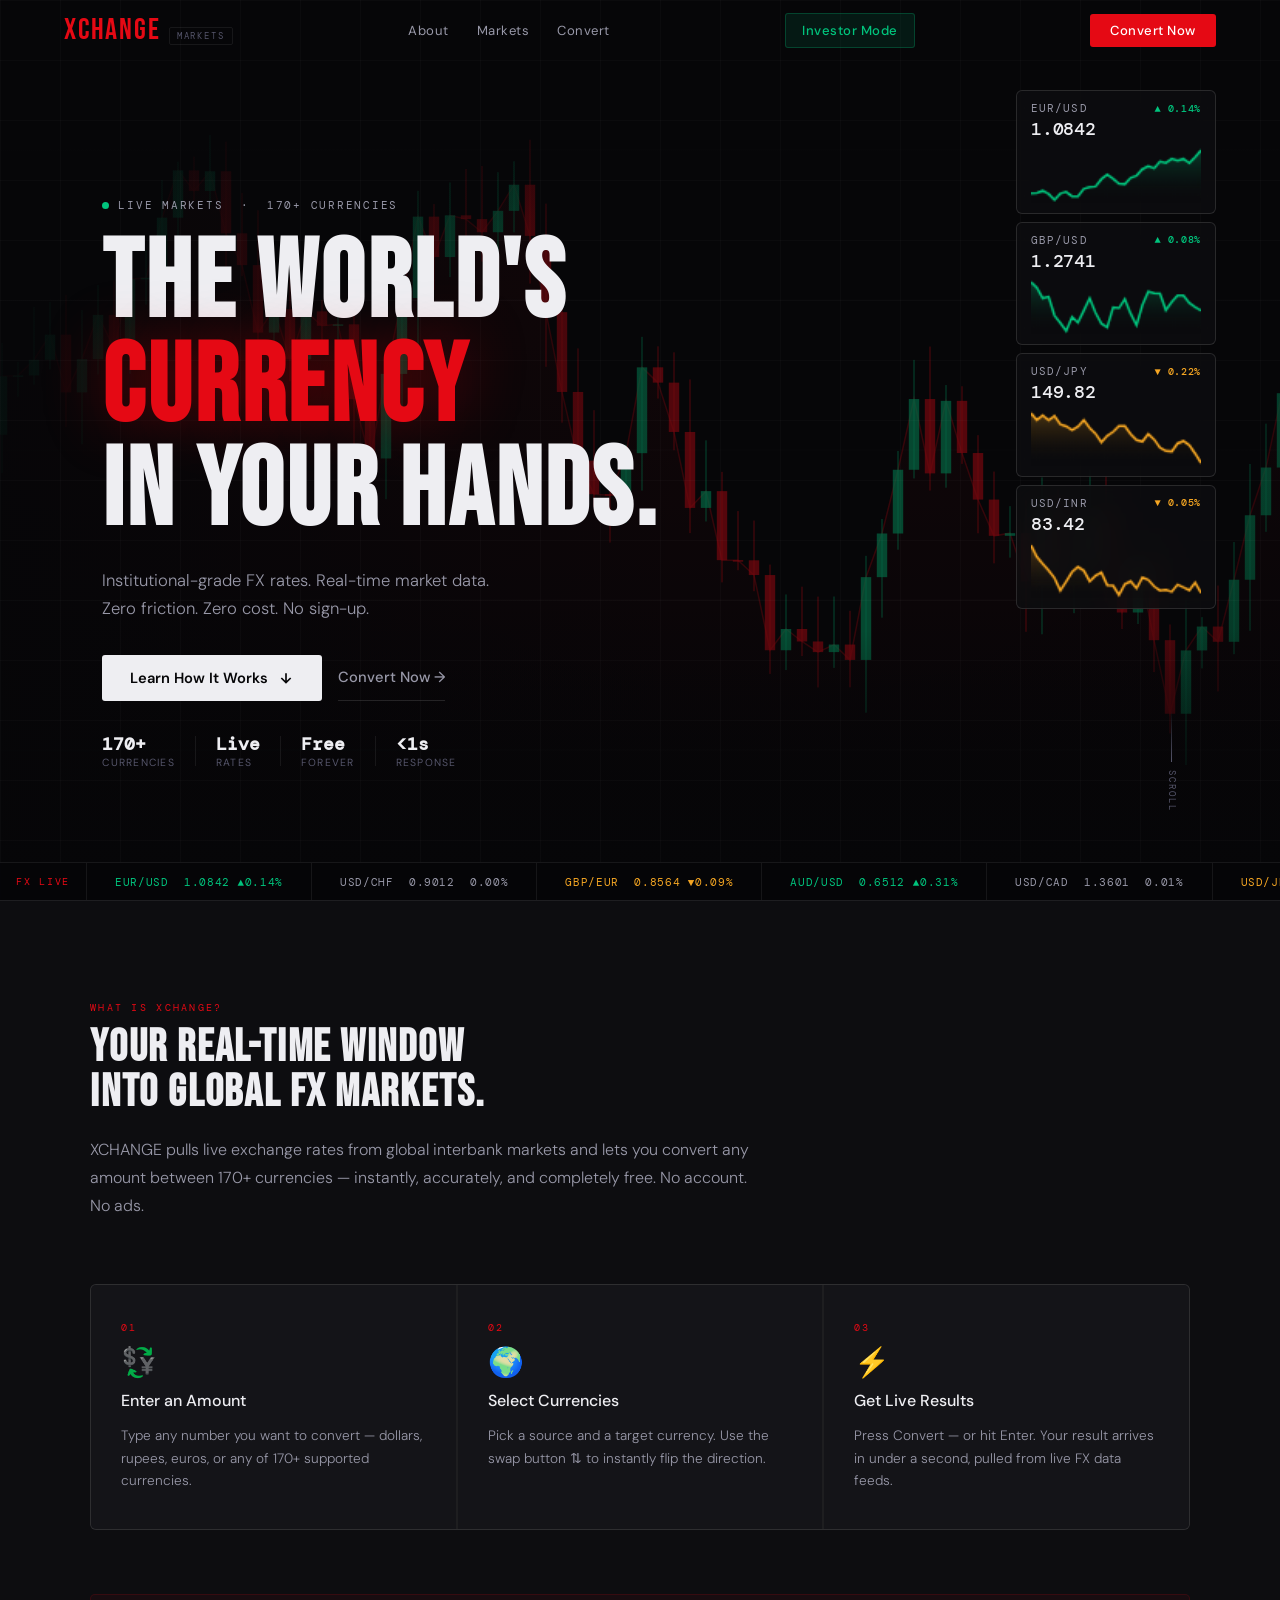
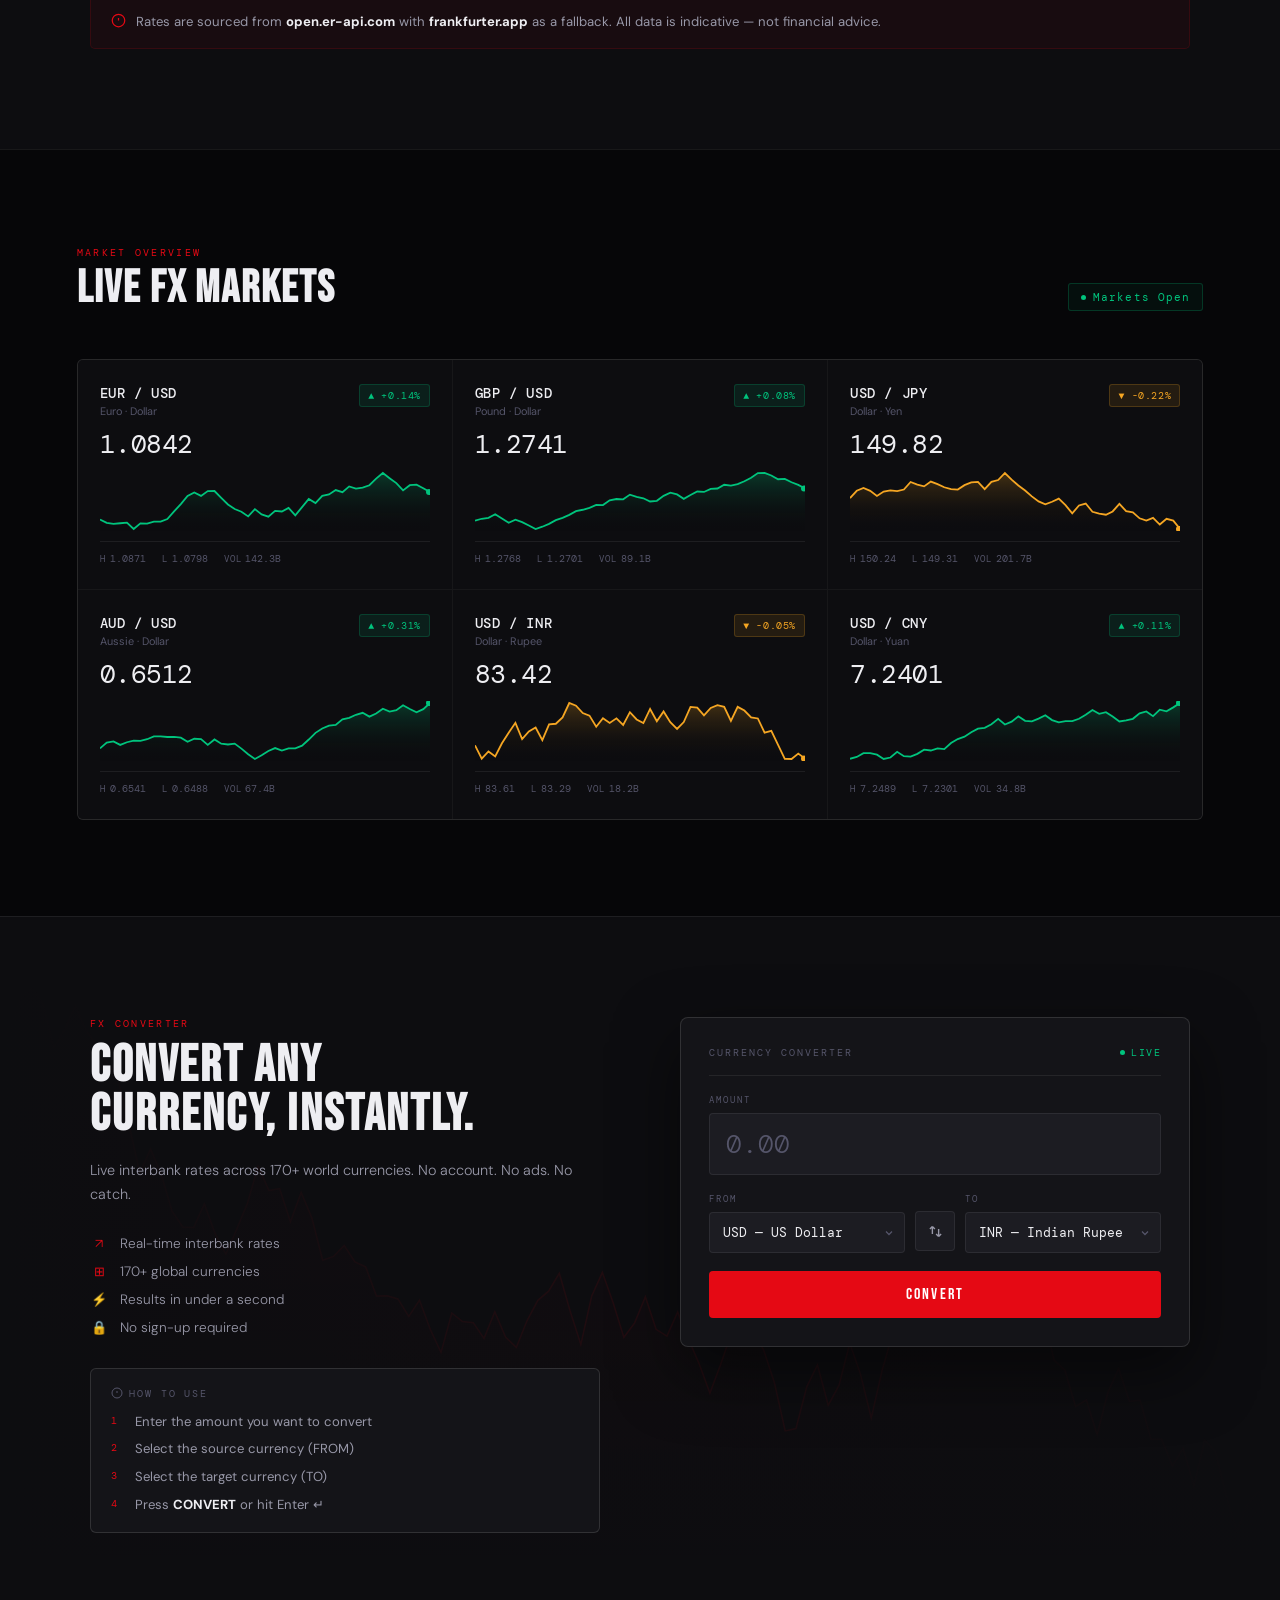
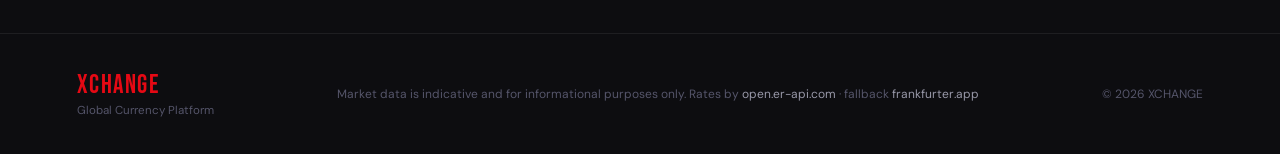
<file: index.html>
<!DOCTYPE html>
<html lang="en">
<head>
  <meta charset="UTF-8" />
  <meta name="viewport" content="width=device-width, initial-scale=1.0" />
  <title>XCHANGE — Global Currency Platform</title>
  <link rel="stylesheet" href="style.css" />
  <link href="https://fonts.googleapis.com/css2?family=Bebas+Neue&family=DM+Sans:ital,wght@0,300;0,400;0,500;0,600;1,300&family=DM+Mono:wght@300;400;500&display=swap" rel="stylesheet" />
</head>
<body>

  <nav class="navbar" id="navbar">
    <div class="nav-inner">
      <div class="nav-brand">
        <span class="nav-logo">XCHANGE</span>
        <span class="nav-tag">MARKETS</span>
      </div>
      <div class="nav-links">
        <a href="#about" class="nav-link scroll-link">About</a>
        <a href="#markets" class="nav-link scroll-link">Markets</a>
        <a href="#converter" class="nav-link scroll-link">Convert</a>
      </div>
      <a href="investor.html" class="nav-investor">Investor Mode</a>
      <a href="#converter" class="nav-cta scroll-link">Convert Now</a>
    </div>
  </nav>

  <section class="hero" id="hero">
    <canvas id="bgChart"></canvas>
    <div class="hero-overlay"></div>
    <div class="hero-grid-lines"></div>

    <div class="hero-hud">
      <div class="hud-card">
        <div class="hud-top"><span class="hud-pair">EUR/USD</span><span class="hud-change up">▲ 0.14%</span></div>
        <span class="hud-price" id="hudP1">1.0842</span>
        <canvas class="hud-spark" id="spark1" width="110" height="36"></canvas>
      </div>
      <div class="hud-card">
        <div class="hud-top"><span class="hud-pair">GBP/USD</span><span class="hud-change up">▲ 0.08%</span></div>
        <span class="hud-price" id="hudP2">1.2741</span>
        <canvas class="hud-spark" id="spark2" width="110" height="36"></canvas>
      </div>
      <div class="hud-card">
        <div class="hud-top"><span class="hud-pair">USD/JPY</span><span class="hud-change down">▼ 0.22%</span></div>
        <span class="hud-price" id="hudP3">149.82</span>
        <canvas class="hud-spark" id="spark3" width="110" height="36"></canvas>
      </div>
      <div class="hud-card">
        <div class="hud-top"><span class="hud-pair">USD/INR</span><span class="hud-change down">▼ 0.05%</span></div>
        <span class="hud-price" id="hudP4">83.42</span>
        <canvas class="hud-spark" id="spark4" width="110" height="36"></canvas>
      </div>
    </div>

    <div class="hero-content">
      <div class="hero-badge"><span class="live-dot"></span>LIVE MARKETS &nbsp;·&nbsp; 170+ CURRENCIES</div>
      <h1 class="hero-title">
        <span class="ht-line" style="--d:0.18s">THE WORLD'S</span>
        <span class="ht-line red-line" style="--d:0.34s">CURRENCY</span>
        <span class="ht-line" style="--d:0.50s">IN YOUR HANDS.</span>
      </h1>
      <p class="hero-body">Institutional-grade FX rates. Real-time market data.<br/>Zero friction. Zero cost. No sign-up.</p>
      <div class="hero-ctas">
        <a href="#about" class="btn-hero scroll-link">
          Learn How It Works
          <svg width="16" height="16" viewBox="0 0 24 24" fill="none" stroke="currentColor" stroke-width="2.5"><path d="M12 5v14M5 12l7 7 7-7"/></svg>
        </a>
        <a href="#converter" class="btn-hero-ghost scroll-link">Convert Now →</a>
      </div>
      <div class="hero-stats">
        <div class="hs"><strong>170+</strong><span>Currencies</span></div>
        <div class="hs-div"></div>
        <div class="hs"><strong>Live</strong><span>Rates</span></div>
        <div class="hs-div"></div>
        <div class="hs"><strong>Free</strong><span>Forever</span></div>
        <div class="hs-div"></div>
        <div class="hs"><strong>&lt;1s</strong><span>Response</span></div>
      </div>
    </div>

    <div class="scroll-cue"><div class="sc-line"></div><span>SCROLL</span></div>

    <div class="ticker-bar">
      <div class="ticker-label">FX LIVE</div>
      <div class="ticker-track">
        <div class="ticker-inner">
          <span class="ti up">EUR/USD &nbsp;1.0842 ▲0.14%</span>
          <span class="ti">USD/CHF &nbsp;0.9012 &nbsp;0.00%</span>
          <span class="ti down">GBP/EUR &nbsp;0.8564 ▼0.09%</span>
          <span class="ti up">AUD/USD &nbsp;0.6512 ▲0.31%</span>
          <span class="ti">USD/CAD &nbsp;1.3601 &nbsp;0.01%</span>
          <span class="ti down">USD/JPY &nbsp;149.82 ▼0.22%</span>
          <span class="ti up">USD/SGD &nbsp;1.3481 ▲0.07%</span>
          <span class="ti">NZD/USD &nbsp;0.5988 &nbsp;0.00%</span>
          <span class="ti down">USD/INR &nbsp;83.42 ▼0.05%</span>
          <span class="ti up">USD/CNY &nbsp;7.2401 ▲0.11%</span>
          <span class="ti">CHF/JPY &nbsp;166.22 &nbsp;0.02%</span>
          <span class="ti up">EUR/GBP &nbsp;0.8721 ▲0.03%</span>
          <span class="ti up">EUR/USD &nbsp;1.0842 ▲0.14%</span>
          <span class="ti">USD/CHF &nbsp;0.9012 &nbsp;0.00%</span>
          <span class="ti down">GBP/EUR &nbsp;0.8564 ▼0.09%</span>
          <span class="ti up">AUD/USD &nbsp;0.6512 ▲0.31%</span>
          <span class="ti">USD/CAD &nbsp;1.3601 &nbsp;0.01%</span>
          <span class="ti down">USD/JPY &nbsp;149.82 ▼0.22%</span>
        </div>
      </div>
    </div>
  </section>

  <section class="about-section" id="about">
    <div class="about-inner">
      <div class="about-intro" data-reveal>
        <span class="section-eyebrow">WHAT IS XCHANGE?</span>
        <h2 class="section-title">Your real-time window<br/>into global FX markets.</h2>
        <p class="about-lead">XCHANGE pulls live exchange rates from global interbank markets and lets you convert any amount between 170+ currencies — instantly, accurately, and completely free. No account. No ads.</p>
      </div>

      <div class="steps-grid">
        <div class="step-card" data-reveal data-delay="0">
          <div class="step-num">01</div>
          <div class="step-icon">💱</div>
          <h3>Enter an Amount</h3>
          <p>Type any number you want to convert — dollars, rupees, euros, or any of 170+ supported currencies.</p>
        </div>
        <div class="step-card" data-reveal data-delay="100">
          <div class="step-num">02</div>
          <div class="step-icon">🌍</div>
          <h3>Select Currencies</h3>
          <p>Pick a source and a target currency. Use the swap button ⇅ to instantly flip the direction.</p>
        </div>
        <div class="step-card" data-reveal data-delay="200">
          <div class="step-num">03</div>
          <div class="step-icon">⚡</div>
          <h3>Get Live Results</h3>
          <p>Press Convert — or hit Enter. Your result arrives in under a second, pulled from live FX data feeds.</p>
        </div>
      </div>

      <div class="about-notice" data-reveal>
        <svg width="15" height="15" viewBox="0 0 24 24" fill="none" stroke="currentColor" stroke-width="2"><circle cx="12" cy="12" r="10"/><line x1="12" y1="8" x2="12" y2="12"/><line x1="12" y1="16" x2="12.01" y2="16"/></svg>
        <span>Rates are sourced from <strong>open.er-api.com</strong> with <strong>frankfurter.app</strong> as a fallback. All data is indicative — not financial advice.</span>
      </div>
    </div>
  </section>

  <section class="markets-section" id="markets">
    <div class="markets-inner">
      <div class="section-head" data-reveal>
        <div>
          <span class="section-eyebrow">MARKET OVERVIEW</span>
          <h2 class="section-title">Live FX Markets</h2>
        </div>
        <div class="market-status"><span class="live-dot sm"></span>Markets Open</div>
      </div>
      <div class="market-grid">
        <div class="market-card" data-reveal data-delay="0">
          <div class="mc-header">
            <div class="mc-pair-info"><span class="mc-pair">EUR / USD</span><span class="mc-name">Euro · Dollar</span></div>
            <span class="mc-badge up-badge">▲ +0.14%</span>
          </div>
          <span class="mc-price" id="mc-eur">1.0842</span>
          <canvas class="mc-chart" id="chart-eur" width="260" height="60"></canvas>
          <div class="mc-footer">
            <span class="mcf-item"><label>H</label>1.0871</span>
            <span class="mcf-item"><label>L</label>1.0798</span>
            <span class="mcf-item"><label>VOL</label>142.3B</span>
          </div>
        </div>
        <div class="market-card" data-reveal data-delay="80">
          <div class="mc-header">
            <div class="mc-pair-info"><span class="mc-pair">GBP / USD</span><span class="mc-name">Pound · Dollar</span></div>
            <span class="mc-badge up-badge">▲ +0.08%</span>
          </div>
          <span class="mc-price" id="mc-gbp">1.2741</span>
          <canvas class="mc-chart" id="chart-gbp" width="260" height="60"></canvas>
          <div class="mc-footer">
            <span class="mcf-item"><label>H</label>1.2768</span>
            <span class="mcf-item"><label>L</label>1.2701</span>
            <span class="mcf-item"><label>VOL</label>89.1B</span>
          </div>
        </div>
        <div class="market-card" data-reveal data-delay="160">
          <div class="mc-header">
            <div class="mc-pair-info"><span class="mc-pair">USD / JPY</span><span class="mc-name">Dollar · Yen</span></div>
            <span class="mc-badge down-badge">▼ -0.22%</span>
          </div>
          <span class="mc-price" id="mc-jpy">149.82</span>
          <canvas class="mc-chart" id="chart-jpy" width="260" height="60"></canvas>
          <div class="mc-footer">
            <span class="mcf-item"><label>H</label>150.24</span>
            <span class="mcf-item"><label>L</label>149.31</span>
            <span class="mcf-item"><label>VOL</label>201.7B</span>
          </div>
        </div>
        <div class="market-card" data-reveal data-delay="240">
          <div class="mc-header">
            <div class="mc-pair-info"><span class="mc-pair">AUD / USD</span><span class="mc-name">Aussie · Dollar</span></div>
            <span class="mc-badge up-badge">▲ +0.31%</span>
          </div>
          <span class="mc-price" id="mc-aud">0.6512</span>
          <canvas class="mc-chart" id="chart-aud" width="260" height="60"></canvas>
          <div class="mc-footer">
            <span class="mcf-item"><label>H</label>0.6541</span>
            <span class="mcf-item"><label>L</label>0.6488</span>
            <span class="mcf-item"><label>VOL</label>67.4B</span>
          </div>
        </div>
        <div class="market-card" data-reveal data-delay="320">
          <div class="mc-header">
            <div class="mc-pair-info"><span class="mc-pair">USD / INR</span><span class="mc-name">Dollar · Rupee</span></div>
            <span class="mc-badge down-badge">▼ -0.05%</span>
          </div>
          <span class="mc-price" id="mc-inr">83.42</span>
          <canvas class="mc-chart" id="chart-inr" width="260" height="60"></canvas>
          <div class="mc-footer">
            <span class="mcf-item"><label>H</label>83.61</span>
            <span class="mcf-item"><label>L</label>83.29</span>
            <span class="mcf-item"><label>VOL</label>18.2B</span>
          </div>
        </div>
        <div class="market-card" data-reveal data-delay="400">
          <div class="mc-header">
            <div class="mc-pair-info"><span class="mc-pair">USD / CNY</span><span class="mc-name">Dollar · Yuan</span></div>
            <span class="mc-badge up-badge">▲ +0.11%</span>
          </div>
          <span class="mc-price" id="mc-cny">7.2401</span>
          <canvas class="mc-chart" id="chart-cny" width="260" height="60"></canvas>
          <div class="mc-footer">
            <span class="mcf-item"><label>H</label>7.2489</span>
            <span class="mcf-item"><label>L</label>7.2301</span>
            <span class="mcf-item"><label>VOL</label>34.8B</span>
          </div>
        </div>
      </div>
    </div>
  </section>

  <section class="converter-section" id="converter">
    <canvas id="convBgCanvas" class="conv-bg-canvas"></canvas>
    <div class="conv-bg-overlay"></div>
    <div class="converter-inner">
      <div class="conv-left" data-reveal>
        <span class="section-eyebrow">FX CONVERTER</span>
        <h2 class="conv-title">Convert Any<br/>Currency, Instantly.</h2>
        <p class="conv-desc">Live interbank rates across 170+ world currencies. No account. No ads. No catch.</p>
        <div class="conv-features">
          <div class="cf-item"><span class="cf-icon">↗</span>Real-time interbank rates</div>
          <div class="cf-item"><span class="cf-icon">⊞</span>170+ global currencies</div>
          <div class="cf-item"><span class="cf-icon">⚡</span>Results in under a second</div>
          <div class="cf-item"><span class="cf-icon">🔒</span>No sign-up required</div>
        </div>
        <div class="conv-tip">
          <div class="tip-label">
            <svg width="12" height="12" viewBox="0 0 24 24" fill="none" stroke="currentColor" stroke-width="2"><circle cx="12" cy="12" r="10"/><line x1="12" y1="8" x2="12" y2="12"/><line x1="12" y1="16" x2="12.01" y2="16"/></svg>
            HOW TO USE
          </div>
          <ol class="tip-steps">
            <li>Enter the amount you want to convert</li>
            <li>Select the source currency (FROM)</li>
            <li>Select the target currency (TO)</li>
            <li>Press <strong>CONVERT</strong> or hit Enter ↵</li>
          </ol>
        </div>
      </div>
      <div class="conv-right" data-reveal data-delay="120">
        <div class="converter-card">
          <div class="cc-topbar">
            <span class="cc-label">CURRENCY CONVERTER</span>
            <span class="cc-live"><span class="live-dot sm"></span>LIVE</span>
          </div>
          <div class="field-group">
            <label class="field-label">AMOUNT</label>
            <input type="number" id="amount" class="amount-input" placeholder="0.00" min="0" step="any" />
          </div>
          <div class="currency-row">
            <div class="field-group half">
              <label class="field-label">FROM</label>
              <div class="select-wrap">
                <select id="fromCurrency" class="currency-select"></select>
                <svg class="sel-arrow" width="12" height="12" viewBox="0 0 24 24" fill="none" stroke="currentColor" stroke-width="2.5"><polyline points="6 9 12 15 18 9"/></svg>
              </div>
            </div>
            <button class="swap-btn" id="swapBtn" aria-label="Swap currencies">
              <svg width="15" height="15" viewBox="0 0 24 24" fill="none" stroke="currentColor" stroke-width="2.2"><path d="M7 16V4m0 0L3 8m4-4 4 4"/><path d="M17 8v12m0 0 4-4m-4 4-4-4"/></svg>
            </button>
            <div class="field-group half">
              <label class="field-label">TO</label>
              <div class="select-wrap">
                <select id="toCurrency" class="currency-select"></select>
                <svg class="sel-arrow" width="12" height="12" viewBox="0 0 24 24" fill="none" stroke="currentColor" stroke-width="2.5"><polyline points="6 9 12 15 18 9"/></svg>
              </div>
            </div>
          </div>
          <button class="convert-btn" id="convertBtn">
            <span class="btn-text">CONVERT</span>
            <span class="btn-loader" id="btnLoader"></span>
          </button>
          <div class="result-panel" id="resultPanel">
            <div class="rp-from" id="resultLabel"></div>
            <svg class="rp-arrow" width="18" height="18" viewBox="0 0 24 24" fill="none" stroke="currentColor" stroke-width="2"><line x1="5" y1="12" x2="19" y2="12"/><polyline points="12 5 19 12 12 19"/></svg>
            <div class="rp-to" id="resultValue"></div>
            <div class="rp-rate" id="rateInfo"></div>
          </div>
          <div class="error-panel" id="errorPanel"></div>
        </div>
      </div>
    </div>
  </section>

  <footer class="site-footer">
    <div class="footer-inner">
      <div class="footer-brand">
        <span class="footer-logo">XCHANGE</span>
        <p class="footer-tagline">Global Currency Platform</p>
      </div>
      <p class="footer-disc">Market data is indicative and for informational purposes only. Rates by <a href="https://open.er-api.com" target="_blank" rel="noopener">open.er-api.com</a> · fallback <a href="https://frankfurter.app" target="_blank" rel="noopener">frankfurter.app</a></p>
      <p class="footer-copy">© 2026 XCHANGE</p>
    </div>
  </footer>

  <script src="currencies.js"></script>
  <script src="app.js"></script>
</body>
</html>
</file>
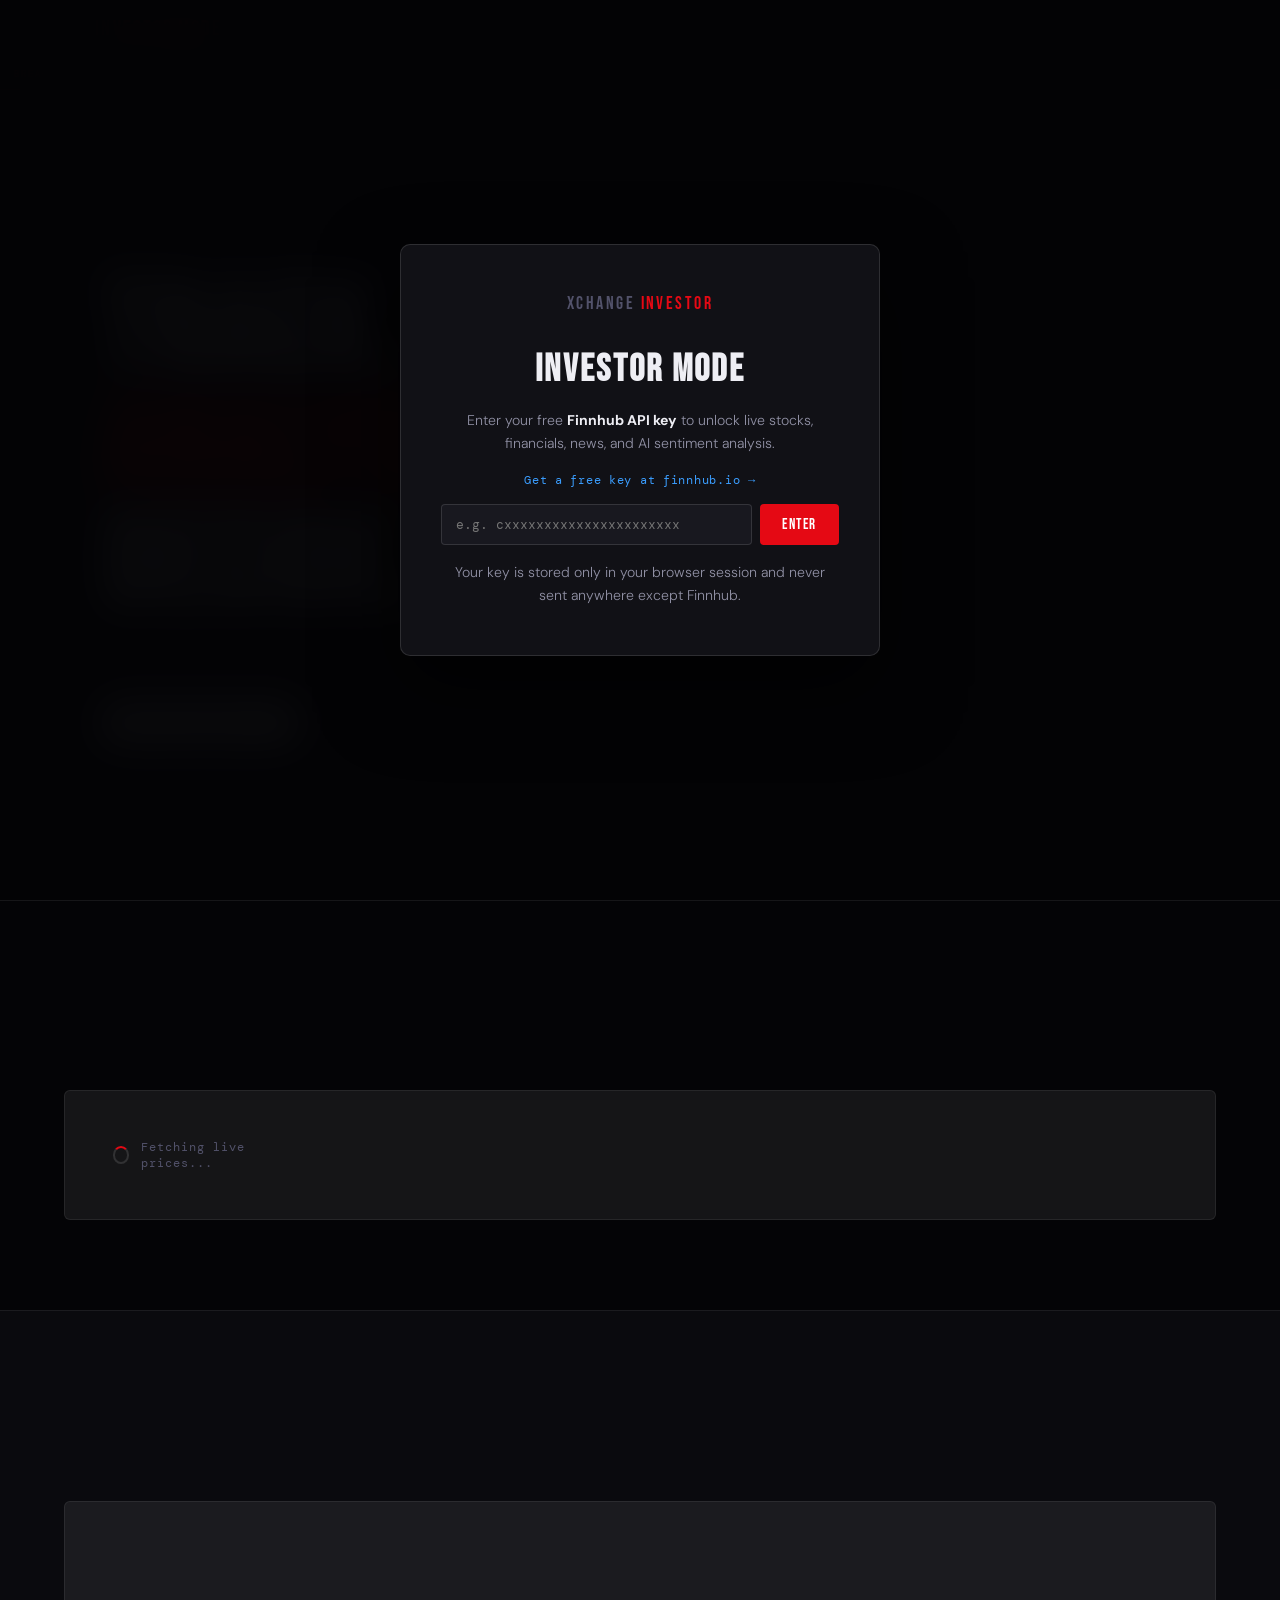
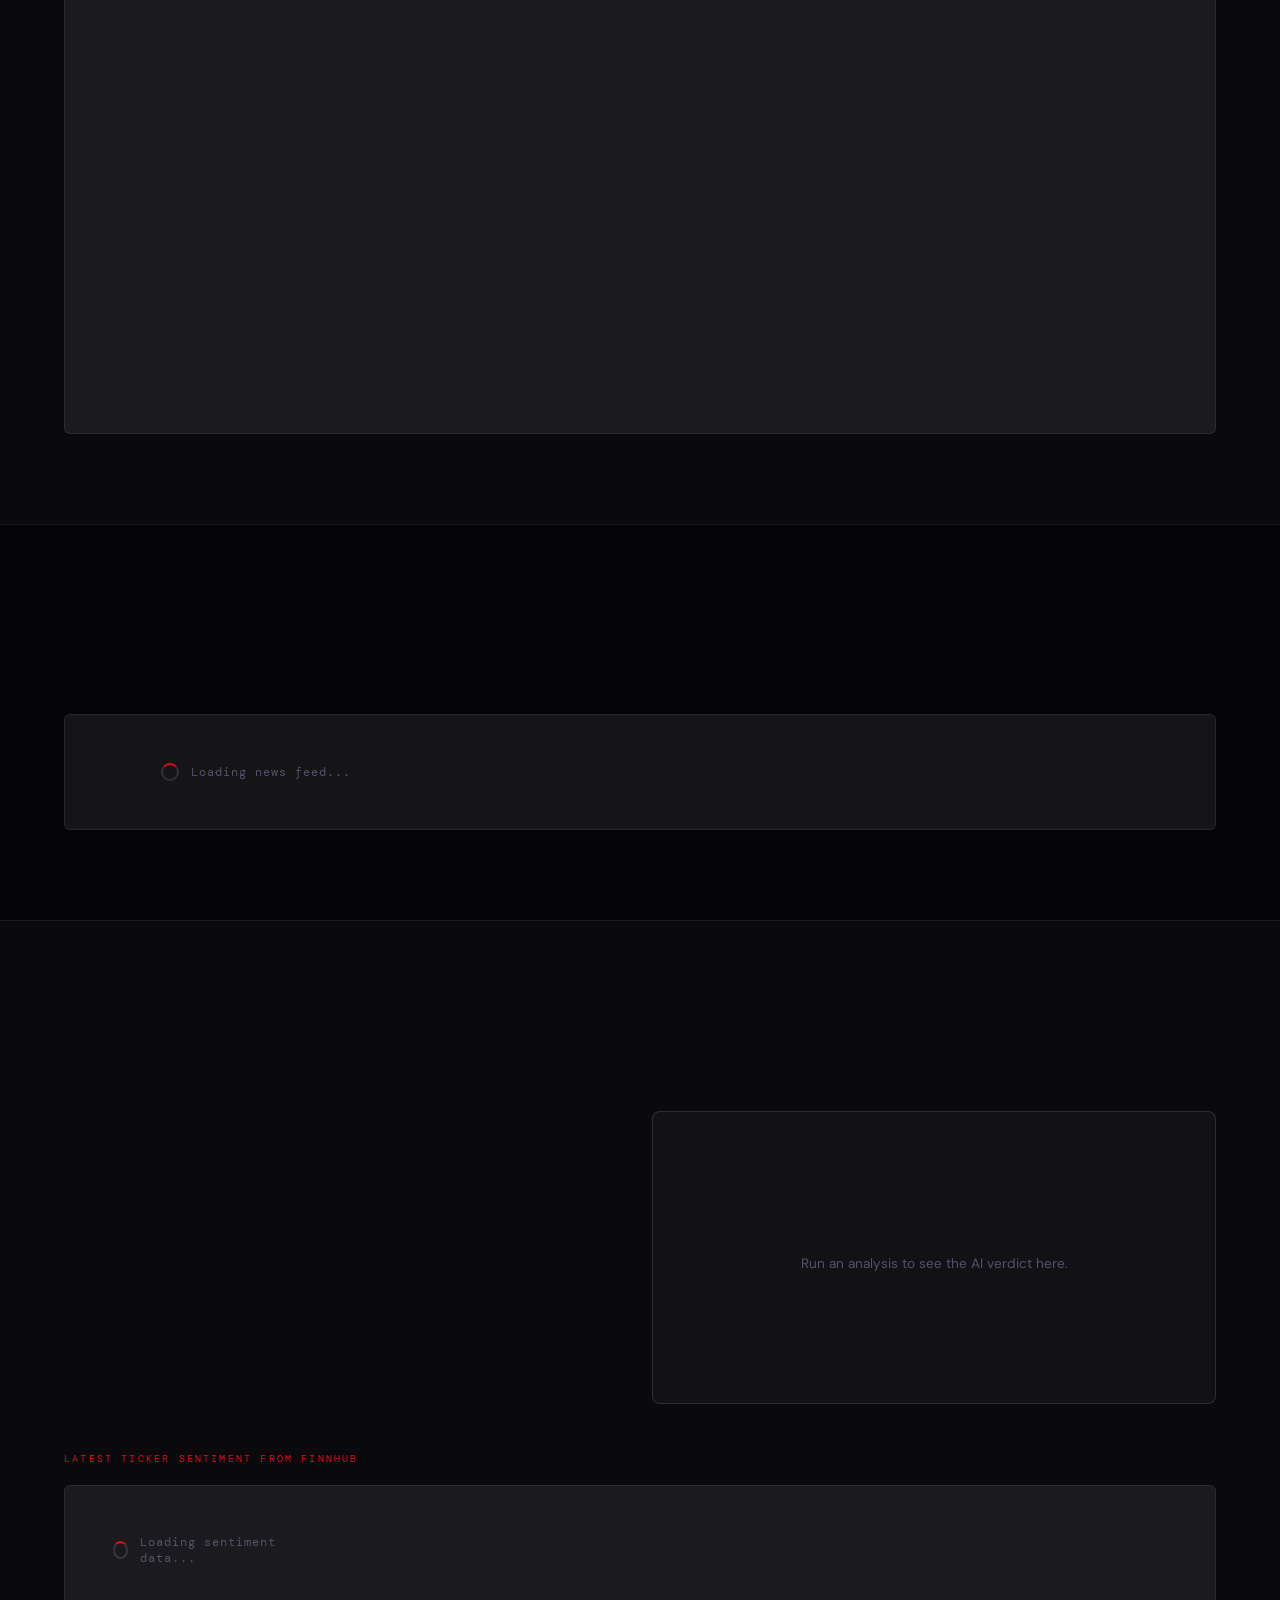
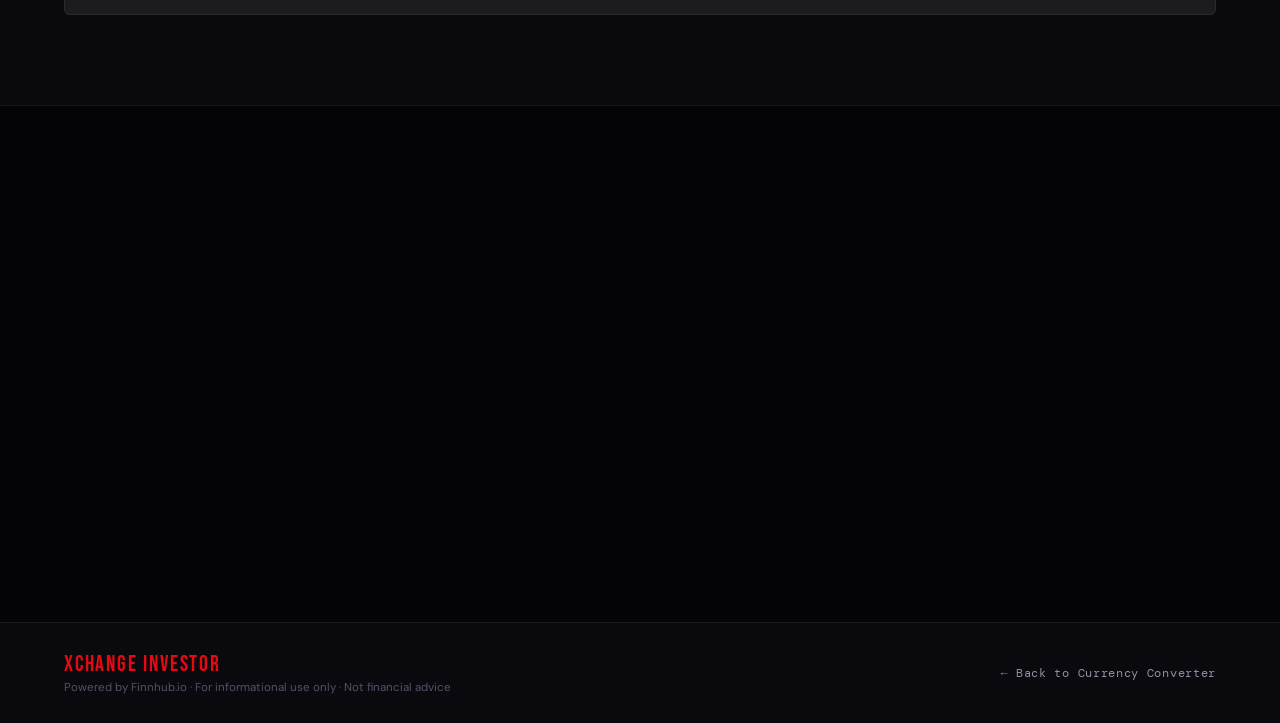
<file: investor.html>
<html>
<html lang="en">
<head>
  <meta charset="UTF-8" />
  <meta name="viewport" content="width=device-width, initial-scale=1.0" />
  <title>XCHANGE — Investor Mode</title>
  <link rel="stylesheet" href="investor.css" />
  <link href="https://fonts.googleapis.com/css2?family=Bebas+Neue&family=DM+Sans:wght@300;400;500;600&family=DM+Mono:wght@300;400;500&display=swap" rel="stylesheet" />
</head>
<body>

  <div class="api-gate" id="apiGate">
    <div class="gate-card">
      <div class="gate-logo">XCHANGE <span>INVESTOR</span></div>
      <div class="gate-icon"></div>
      <h2>Investor Mode</h2>
      <p>Enter your free <strong>Finnhub API key</strong> to unlock live stocks, financials, news, and AI sentiment analysis.</p>
      <a href="https://finnhub.io/register" target="_blank" rel="noopener" class="gate-link">Get a free key at finnhub.io →</a>
      <div class="gate-input-row">
        <input type="text" id="apiKeyInput" placeholder="e.g. cxxxxxxxxxxxxxxxxxxxxxx" />
        <button id="apiKeySubmit">ENTER</button>
      </div>
      <p class="gate-note">Your key is stored only in your browser session and never sent anywhere except Finnhub.</p>
    </div>
  </div>

  <nav class="inv-nav" id="invNav">
    <div class="inv-nav-inner">
      <div class="inv-brand">
        <a href="index.html" class="inv-back">← FX</a>
        <span class="inv-logo">INVESTOR MODE</span>
        <span class="inv-badge live-pulse">LIVE</span>
      </div>
      <div class="inv-nav-links">
        <a href="#stocks" class="inv-nav-link scroll-link">Stocks</a>
        <a href="#metrics" class="inv-nav-link scroll-link">Metrics</a>
        <a href="#news" class="inv-nav-link scroll-link">News</a>
        <a href="#sentiment" class="inv-nav-link scroll-link">Sentiment</a>
        <a href="#fundamentals" class="inv-nav-link scroll-link">Fundamentals</a>
      </div>
      <div class="inv-time" id="invTime"></div>
    </div>
  </nav>

  <div class="news-headline-bar" id="headlineBar">
    <span class="hl-label">BREAKING</span>
    <div class="hl-track">
      <div class="hl-inner" id="hlInner">Loading headlines...</div>
    </div>
  </div>

  <section class="inv-hero">
    <canvas id="invHeroCanvas"></canvas>
    <div class="inv-hero-overlay"></div>
    <div class="inv-hero-content">
      <div class="inv-hero-badge"><span class="live-dot"></span>MARKET INTELLIGENCE DASHBOARD</div>
      <h1 class="inv-hero-title">
        <span style="--d:0.1s">TRACK.</span>
        <span class="red" style="--d:0.24s">ANALYSE.</span>
        <span style="--d:0.38s">DECIDE.</span>
      </h1>
      <p class="inv-hero-sub">Live stock prices · Financial metrics · AI sentiment analysis · Fundamental data</p>
      <div class="inv-hero-ctas">
        <a href="#stocks" class="btn-inv scroll-link">View Live Stocks <svg width="14" height="14" viewBox="0 0 24 24" fill="none" stroke="currentColor" stroke-width="2.5"><path d="M12 5v14M5 12l7 7 7-7"/></svg></a>
        <a href="#sentiment" class="btn-inv-ghost scroll-link">Sentiment Analysis →</a>
      </div>
    </div>
    <div class="inv-mkt-bar" id="invMktBar">
      <div class="imb-item"><span class="imb-label">S&P 500</span><span class="imb-val" id="sp500val">—</span><span class="imb-chg" id="sp500chg">—</span></div>
      <div class="imb-div"></div>
      <div class="imb-item"><span class="imb-label">NASDAQ</span><span class="imb-val" id="nasdaqval">—</span><span class="imb-chg" id="nasdaqchg">—</span></div>
      <div class="imb-div"></div>
      <div class="imb-item"><span class="imb-label">DOW</span><span class="imb-val" id="dowval">—</span><span class="imb-chg" id="dowchg">—</span></div>
      <div class="imb-div"></div>
      <div class="imb-item"><span class="imb-label">VIX</span><span class="imb-val" id="vixval">—</span><span class="imb-chg" id="vixchg">—</span></div>
      <div class="imb-div"></div>
      <div class="imb-item"><span class="imb-label">BTC/USD</span><span class="imb-val" id="btcval">—</span><span class="imb-chg" id="btcchg">—</span></div>
    </div>
  </section>

  <section class="stocks-section" id="stocks">
    <div class="sec-inner">
      <div class="sec-head" data-reveal>
        <div>
          <span class="eyebrow">TOP STOCKS</span>
          <h2 class="sec-title">Live Market Prices</h2>
        </div>
        <div class="stock-controls">
          <button class="sc-btn active" data-group="mega">MEGA CAP</button>
          <button class="sc-btn" data-group="tech">TECH</button>
          <button class="sc-btn" data-group="finance">FINANCE</button>
          <button class="sc-btn" data-group="energy">ENERGY</button>
        </div>
      </div>
      <div class="stocks-grid" id="stocksGrid">
        <div class="loading-state">
          <div class="spinner"></div>
          <span>Fetching live prices...</span>
        </div>
      </div>
    </div>
  </section>

  <section class="metrics-section" id="metrics">
    <div class="sec-inner">
      <div class="sec-head" data-reveal>
        <div>
          <span class="eyebrow">FINANCE METRICS</span>
          <h2 class="sec-title">Key Market Indicators</h2>
        </div>
      </div>
      <div class="metrics-grid" id="metricsGrid">
        <div class="metric-card" data-reveal data-delay="0">
          <div class="mc-icon"></div>
          <div class="mc-body">
            <span class="mc-name">Fear & Greed Index</span>
            <span class="mc-val" id="fgiVal">—</span>
            <span class="mc-sub" id="fgiLabel">Loading...</span>
          </div>
          <canvas class="mc-mini-chart" id="fgiChart" width="80" height="40"></canvas>
        </div>
        <div class="metric-card" data-reveal data-delay="60">
          <div class="mc-icon"></div>
          <div class="mc-body">
            <span class="mc-name">Crude Oil (WTI)</span>
            <span class="mc-val" id="oilVal">—</span>
            <span class="mc-sub" id="oilChg">Loading...</span>
          </div>
          <canvas class="mc-mini-chart" id="oilChart" width="80" height="40"></canvas>
        </div>
        <div class="metric-card" data-reveal data-delay="120">
          <div class="mc-icon"></div>
          <div class="mc-body">
            <span class="mc-name">Gold (XAU/USD)</span>
            <span class="mc-val" id="goldVal">—</span>
            <span class="mc-sub" id="goldChg">Loading...</span>
          </div>
          <canvas class="mc-mini-chart" id="goldChart" width="80" height="40"></canvas>
        </div>
        <div class="metric-card" data-reveal data-delay="180">
          <div class="mc-icon"></div>
          <div class="mc-body">
            <span class="mc-name">10Y Treasury Yield</span>
            <span class="mc-val" id="bondVal">—</span>
            <span class="mc-sub" id="bondChg">Loading...</span>
          </div>
          <canvas class="mc-mini-chart" id="bondChart" width="80" height="40"></canvas>
        </div>
        <div class="metric-card" data-reveal data-delay="240">
          <div class="mc-icon"></div>
          <div class="mc-body">
            <span class="mc-name">USD Index (DXY)</span>
            <span class="mc-val" id="dxyVal">—</span>
            <span class="mc-sub" id="dxyChg">Loading...</span>
          </div>
          <canvas class="mc-mini-chart" id="dxyChart" width="80" height="40"></canvas>
        </div>
        <div class="metric-card" data-reveal data-delay="300">
          <div class="mc-icon">₿</div>
          <div class="mc-body">
            <span class="mc-name">Bitcoin Dominance</span>
            <span class="mc-val" id="btcdomVal">—</span>
            <span class="mc-sub" id="btcdomChg">Loading...</span>
          </div>
          <canvas class="mc-mini-chart" id="btcdomChart" width="80" height="40"></canvas>
        </div>
        <div class="metric-card wide" data-reveal data-delay="360">
          <div class="mc-icon"></div>
          <div class="mc-body">
            <span class="mc-name">Market Breadth — S&P 500 Advance/Decline</span>
            <span class="mc-val" id="breadthVal">—</span>
            <span class="mc-sub" id="breadthSub">Stocks advancing vs declining today</span>
          </div>
          <div class="breadth-bar-wrap">
            <div class="breadth-bar" id="breadthBarFill"></div>
          </div>
        </div>
        <div class="metric-card wide" data-reveal data-delay="420">
          <div class="mc-icon"></div>
          <div class="mc-body">
            <span class="mc-name">Sector Performance Today</span>
            <span class="mc-sub">% change across S&P 500 sectors</span>
          </div>
          <div class="sector-bars" id="sectorBars"></div>
        </div>
      </div>
    </div>
  </section>

  <section class="news-section" id="news">
    <div class="sec-inner">
      <div class="sec-head" data-reveal>
        <div>
          <span class="eyebrow">MARKET NEWS</span>
          <h2 class="sec-title">What's Happening Now</h2>
        </div>
        <div class="news-filter">
          <button class="nf-btn active" data-cat="general">ALL</button>
          <button class="nf-btn" data-cat="forex">FOREX</button>
          <button class="nf-btn" data-cat="crypto">CRYPTO</button>
          <button class="nf-btn" data-cat="merger">M&A</button>
        </div>
      </div>
      <div class="news-grid" id="newsGrid">
        <div class="loading-state"><div class="spinner"></div><span>Loading news feed...</span></div>
      </div>
    </div>
  </section>

  <section class="sentiment-section" id="sentiment">
    <div class="sec-inner">
      <div class="sec-head" data-reveal>
        <div>
          <span class="eyebrow">AI SENTIMENT ANALYSIS</span>
          <h2 class="sec-title">What Should You Do?</h2>
        </div>
      </div>
      <div class="sentiment-layout">
        <div class="sentiment-input-panel" data-reveal>
          <div class="sip-label">ANALYSE A HEADLINE OR TICKER</div>
          <div class="sip-mode-row">
            <button class="sip-mode active" data-mode="headline">Headline Analysis</button>
            <button class="sip-mode" data-mode="ticker">Stock Ticker</button>
          </div>
          <div class="sip-form" id="sipForm">
            <textarea id="sentimentText" placeholder="Paste a news headline or financial text here..." rows="4"></textarea>
            <div class="sip-ticker-row" id="sipTickerRow" style="display:none">
              <input type="text" id="sentimentTicker" placeholder="e.g. AAPL" class="sip-ticker-input" />
              <span class="sip-ticker-hint">We'll fetch the latest news for this ticker</span>
            </div>
            <button class="sip-run-btn" id="runSentiment">
              <span>ANALYSE NOW</span>
              <span class="sip-loader" id="sipLoader"></span>
            </button>
          </div>
        </div>

        <div class="sentiment-result-panel" id="sentimentResult">
          <div class="srp-empty">
            <div class="srp-empty-icon"></div>
            <p>Run an analysis to see the AI verdict here.</p>
          </div>
        </div>
      </div>

      <div class="sentiment-feed" id="sentimentFeed">
        <div class="sf-head">
          <span class="eyebrow">LATEST TICKER SENTIMENT FROM FINNHUB</span>
        </div>
        <div class="sf-grid" id="sfGrid">
          <div class="loading-state"><div class="spinner"></div><span>Loading sentiment data...</span></div>
        </div>
      </div>
    </div>
  </section>

  <section class="fundamentals-section" id="fundamentals">
    <div class="sec-inner">
      <div class="sec-head" data-reveal>
        <div>
          <span class="eyebrow">FUNDAMENTAL ANALYSIS</span>
          <h2 class="sec-title">Company Deep Dive</h2>
        </div>
        <div class="fund-search-wrap">
          <input type="text" id="fundTicker" placeholder="Enter ticker e.g. AAPL" class="fund-ticker-input" />
          <button id="fundSearch" class="fund-search-btn">ANALYSE</button>
        </div>
      </div>

      <div id="fundResult">
        <div class="fund-placeholder" data-reveal>
          <div class="fp-icon"></div>
          <p>Enter a stock ticker above to see full fundamental analysis — P/E ratio, EPS, revenue growth, debt levels, margins, and more.</p>
          <div class="fp-suggestions">
            <span class="fp-chip" data-ticker="AAPL">AAPL</span>
            <span class="fp-chip" data-ticker="MSFT">MSFT</span>
            <span class="fp-chip" data-ticker="GOOGL">GOOGL</span>
            <span class="fp-chip" data-ticker="TSLA">TSLA</span>
            <span class="fp-chip" data-ticker="NVDA">NVDA</span>
            <span class="fp-chip" data-ticker="AMZN">AMZN</span>
            <span class="fp-chip" data-ticker="META">META</span>
            <span class="fp-chip" data-ticker="JPM">JPM</span>
          </div>
        </div>
      </div>
    </div>
  </section>

  <footer class="inv-footer">
    <div class="inv-footer-inner">
      <div>
        <span class="inv-footer-logo">XCHANGE INVESTOR</span>
        <p class="inv-footer-sub">Powered by Finnhub.io · For informational use only · Not financial advice</p>
      </div>
      <a href="index.html" class="inv-footer-back">← Back to Currency Converter</a>
    </div>
  </footer>

  <script src="investor.js"></script>
</body>
</html>
</file>
<file: style.css>
*, *::before, *::after { box-sizing: border-box; margin: 0; padding: 0; }

:root {
  --black:     #060608;
  --surface:   #0d0d10;
  --surface-2: #141418;
  --surface-3: #1c1c22;
  --surface-4: #242430;
  --border:    rgba(255,255,255,0.07);
  --border-2:  rgba(255,255,255,0.12);
  --red:       #e50914;
  --red-dim:   rgba(229,9,20,0.1);
  --red-glow:  rgba(229,9,20,0.22);
  --green:     #00c47d;
  --green-dim: rgba(0,196,125,0.1);
  --amber:     #f5a623;
  --amber-dim: rgba(245,166,35,0.1);
  --text-1:    #eeeef2;
  --text-2:    #9898a8;
  --text-3:    #55556a;
  --mono:      'DM Mono', monospace;
  --sans:      'DM Sans', sans-serif;
  --display:   'Bebas Neue', sans-serif;
  --ease-expo: cubic-bezier(0.16, 1, 0.3, 1);
  --ease-std:  cubic-bezier(0.4, 0, 0.2, 1);
}

html { scroll-behavior: smooth; }
body { background: var(--black); color: var(--text-1); font-family: var(--sans); overflow-x: hidden; }
::selection { background: var(--red); color: #fff; }
::-webkit-scrollbar { width: 3px; }
::-webkit-scrollbar-track { background: var(--black); }
::-webkit-scrollbar-thumb { background: var(--surface-4); border-radius: 2px; }

.navbar {
  position: fixed; top: 0; left: 0; right: 0; z-index: 200;
  height: 62px; padding: 0 5%;
  display: flex; align-items: center;
  transition: background 0.35s var(--ease-std), border-color 0.35s;
  border-bottom: 1px solid transparent;
}
.navbar.scrolled {
  background: rgba(6,6,8,0.94);
  backdrop-filter: blur(20px);
  -webkit-backdrop-filter: blur(20px);
  border-color: var(--border);
}
.nav-inner { width: 100%; display: flex; align-items: center; justify-content: space-between; gap: 24px; }
.nav-brand { display: flex; align-items: baseline; gap: 8px; }
.nav-logo { font-family: var(--display); font-size: 1.9rem; letter-spacing: 0.06em; color: var(--red); line-height: 1; }
.nav-tag { font-family: var(--mono); font-size: 0.58rem; letter-spacing: 0.2em; color: var(--text-3); border: 1px solid var(--border); padding: 2px 7px; border-radius: 2px; }
.nav-links { display: flex; gap: 28px; }
.nav-link { font-size: 0.82rem; color: var(--text-2); text-decoration: none; letter-spacing: 0.04em; transition: color 0.15s; }
.nav-link:hover { color: var(--text-1); }
.nav-investor { background: rgba(0,196,125,0.1); color: var(--green); font-weight: 500; font-size: 0.82rem; letter-spacing: 0.04em; padding: 8px 16px; border-radius: 3px; text-decoration: none; border: 1px solid rgba(0,196,125,0.25); transition: background 0.15s, transform 0.15s; }
.nav-investor:hover { background: rgba(0,196,125,0.2); transform: scale(1.03); }
.nav-cta { background: var(--red); color: #fff; font-weight: 500; font-size: 0.82rem; letter-spacing: 0.04em; padding: 8px 20px; border-radius: 3px; text-decoration: none; transition: background 0.15s, transform 0.15s; }
.nav-cta:hover { background: #f40612; transform: scale(1.03); }

.hero { position: relative; min-height: 100vh; display: flex; align-items: center; overflow: hidden; }
#bgChart { position: absolute; inset: 0; width: 100%; height: 100%; z-index: 0; opacity: 0.5; }
.hero-overlay {
  position: absolute; inset: 0; z-index: 1;
  background:
    linear-gradient(to bottom, rgba(6,6,8,0.55) 0%, transparent 25%, transparent 70%, rgba(6,6,8,1) 100%),
    linear-gradient(to right, rgba(6,6,8,0.78) 0%, transparent 55%),
    radial-gradient(ellipse 70% 60% at 60% 50%, transparent 40%, rgba(6,6,8,0.6) 100%);
}
.hero-grid-lines {
  position: absolute; inset: 0; z-index: 1;
  background-image: linear-gradient(rgba(255,255,255,0.018) 1px, transparent 1px), linear-gradient(90deg, rgba(255,255,255,0.018) 1px, transparent 1px);
  background-size: 60px 60px; pointer-events: none;
}

.hero-hud { position: absolute; top: 90px; right: 5%; z-index: 3; display: flex; flex-direction: column; gap: 8px; animation: fadeSlideL 0.9s var(--ease-expo) 0.6s both; }
@keyframes fadeSlideL { from { opacity: 0; transform: translateX(24px); } to { opacity: 1; transform: translateX(0); } }
.hud-card { background: rgba(13,13,16,0.85); border: 1px solid var(--border-2); backdrop-filter: blur(14px); border-radius: 6px; padding: 10px 14px; width: 200px; display: flex; flex-direction: column; gap: 2px; transition: border-color 0.2s; }
.hud-card:hover { border-color: rgba(255,255,255,0.2); }
.hud-top { display: flex; justify-content: space-between; align-items: center; }
.hud-pair { font-family: var(--mono); font-size: 0.68rem; letter-spacing: 0.1em; color: var(--text-2); }
.hud-price { font-family: var(--mono); font-size: 1.15rem; font-weight: 500; color: var(--text-1); letter-spacing: -0.01em; }
.hud-change { font-family: var(--mono); font-size: 0.65rem; font-weight: 500; letter-spacing: 0.06em; }
.hud-spark { display: block; margin-top: 4px; }
.up { color: var(--green); }
.down { color: var(--amber); }

.hero-content { position: relative; z-index: 2; padding: 0 8%; padding-top: 62px; max-width: 820px; }
.hero-badge { display: inline-flex; align-items: center; gap: 9px; font-family: var(--mono); font-size: 0.68rem; letter-spacing: 0.16em; color: var(--text-2); margin-bottom: 24px; opacity: 0; animation: fadeUp 0.7s var(--ease-expo) 0.25s forwards; }
.live-dot { width: 7px; height: 7px; border-radius: 50%; background: var(--green); box-shadow: 0 0 0 0 rgba(0,196,125,0.5); animation: livePulse 2s infinite; }
.live-dot.sm { width: 5px; height: 5px; }
@keyframes livePulse { 0% { box-shadow: 0 0 0 0 rgba(0,196,125,0.5); } 70% { box-shadow: 0 0 0 7px rgba(0,196,125,0); } 100% { box-shadow: 0 0 0 0 rgba(0,196,125,0); } }
.hero-title { font-family: var(--display); font-size: clamp(3.8rem, 8.5vw, 8.8rem); line-height: 0.9; letter-spacing: 0.025em; color: var(--text-1); display: flex; flex-direction: column; gap: 6px; margin-bottom: 24px; }
.ht-line { display: block; opacity: 0; transform: translateY(36px); animation: fadeUp 0.85s var(--ease-expo) var(--d, 0.3s) forwards; }
.red-line { color: var(--red); text-shadow: 0 0 60px rgba(229,9,20,0.35); }
.hero-body { font-size: clamp(0.9rem, 1.3vw, 1.05rem); font-weight: 300; color: var(--text-2); line-height: 1.7; max-width: 460px; margin-bottom: 32px; opacity: 0; animation: fadeUp 0.7s var(--ease-expo) 0.65s forwards; }
.hero-ctas { display: flex; align-items: center; gap: 16px; flex-wrap: wrap; margin-bottom: 32px; opacity: 0; animation: fadeUp 0.7s var(--ease-expo) 0.8s forwards; }
.btn-hero { display: inline-flex; align-items: center; gap: 10px; background: var(--text-1); color: var(--black); font-weight: 600; font-size: 0.92rem; padding: 13px 28px; border-radius: 3px; text-decoration: none; transition: background 0.16s, transform 0.2s, box-shadow 0.2s; }
.btn-hero:hover { background: #fff; transform: translateY(-2px); box-shadow: 0 12px 32px rgba(0,0,0,0.45); }
.btn-hero svg { animation: bArrow 1.8s ease-in-out infinite; }
@keyframes bArrow { 0%,100% { transform: translateY(0); } 50% { transform: translateY(4px); } }
.btn-hero-ghost { display: inline-flex; align-items: center; font-size: 0.92rem; font-weight: 500; color: var(--text-2); text-decoration: none; padding: 13px 0; border-bottom: 1px solid var(--border-2); transition: color 0.15s, border-color 0.15s; }
.btn-hero-ghost:hover { color: var(--text-1); border-color: rgba(255,255,255,0.3); }
.hero-stats { display: flex; align-items: center; gap: 20px; opacity: 0; animation: fadeUp 0.7s var(--ease-expo) 0.95s forwards; }
.hs { display: flex; flex-direction: column; gap: 1px; }
.hs strong { font-family: var(--mono); font-size: 1.1rem; color: var(--text-1); }
.hs span { font-size: 0.65rem; letter-spacing: 0.12em; text-transform: uppercase; color: var(--text-3); }
.hs-div { width: 1px; height: 30px; background: var(--border); }

.scroll-cue { position: absolute; bottom: 88px; right: 8%; z-index: 3; display: flex; flex-direction: column; align-items: center; gap: 8px; opacity: 0; animation: fadeUp 0.8s var(--ease-expo) 1.2s forwards; }
.sc-line { width: 1px; height: 52px; background: linear-gradient(to bottom, transparent, var(--text-3)); overflow: hidden; position: relative; }
.sc-line::after { content: ''; position: absolute; top: -100%; left: 0; width: 100%; height: 100%; background: var(--red); animation: scDrop 2s ease-in-out infinite 1.4s; }
@keyframes scDrop { 0% { top: -100%; opacity: 1; } 100% { top: 100%; opacity: 0; } }
.scroll-cue span { font-family: var(--mono); font-size: 0.58rem; letter-spacing: 0.22em; color: var(--text-3); writing-mode: vertical-rl; }

.ticker-bar { position: absolute; bottom: 0; left: 0; right: 0; z-index: 3; height: 38px; background: rgba(6,6,8,0.9); border-top: 1px solid var(--border); backdrop-filter: blur(8px); display: flex; align-items: center; overflow: hidden; }
.ticker-label { font-family: var(--mono); font-size: 0.6rem; letter-spacing: 0.18em; color: var(--red); padding: 0 16px; border-right: 1px solid var(--border); white-space: nowrap; height: 100%; display: flex; align-items: center; flex-shrink: 0; }
.ticker-track { overflow: hidden; flex: 1; }
.ticker-inner { display: flex; white-space: nowrap; animation: tickScroll 30s linear infinite; }
@keyframes tickScroll { from { transform: translateX(0); } to { transform: translateX(-50%); } }
.ti { font-family: var(--mono); font-size: 0.68rem; letter-spacing: 0.06em; color: var(--text-2); padding: 0 28px; border-right: 1px solid var(--border); display: inline-flex; align-items: center; height: 38px; }
.ti.up { color: var(--green); }
.ti.down { color: var(--amber); }

.about-section { background: var(--surface); padding: 100px 6%; border-top: 1px solid var(--border); }
.about-inner { max-width: 1100px; margin: 0 auto; display: flex; flex-direction: column; gap: 64px; }
.about-intro { max-width: 680px; }
.about-intro .section-title { margin-top: 12px; margin-bottom: 20px; }
.about-lead { font-size: 1rem; font-weight: 300; color: var(--text-2); line-height: 1.75; }

.steps-grid { display: grid; grid-template-columns: repeat(3, 1fr); gap: 2px; background: var(--border); border: 1px solid var(--border); border-radius: 6px; overflow: hidden; }
.step-card { background: var(--surface-2); padding: 36px 30px; display: flex; flex-direction: column; gap: 14px; opacity: 0; transform: translateY(28px); transition: opacity 0.65s var(--ease-expo), transform 0.65s var(--ease-expo), background 0.2s; }
.step-card.revealed { opacity: 1; transform: translateY(0); }
.step-card:hover { background: var(--surface-3); }
.step-num { font-family: var(--mono); font-size: 0.65rem; letter-spacing: 0.2em; color: var(--red); }
.step-icon { font-size: 1.8rem; line-height: 1; }
.step-card h3 { font-size: 1rem; font-weight: 500; color: var(--text-1); }
.step-card p { font-size: 0.85rem; font-weight: 300; color: var(--text-2); line-height: 1.65; }

.about-notice { display: flex; align-items: flex-start; gap: 10px; padding: 16px 20px; background: rgba(229,9,20,0.05); border: 1px solid rgba(229,9,20,0.15); border-radius: 5px; font-size: 0.82rem; color: var(--text-2); line-height: 1.6; opacity: 0; transform: translateY(20px); transition: opacity 0.6s var(--ease-expo), transform 0.6s var(--ease-expo); }
.about-notice.revealed { opacity: 1; transform: translateY(0); }
.about-notice svg { flex-shrink: 0; margin-top: 2px; color: var(--red); }
.about-notice strong { color: var(--text-1); }

.markets-section { background: var(--black); padding: 96px 6%; border-top: 1px solid var(--border); }
.markets-inner { max-width: 1200px; margin: 0 auto; }
.section-head { display: flex; justify-content: space-between; align-items: flex-end; margin-bottom: 48px; opacity: 0; transform: translateY(24px); transition: opacity 0.7s var(--ease-expo), transform 0.7s var(--ease-expo); }
.section-head.revealed { opacity: 1; transform: translateY(0); }
.section-eyebrow { font-family: var(--mono); font-size: 0.65rem; letter-spacing: 0.22em; color: var(--red); display: block; margin-bottom: 8px; }
.section-title { font-family: var(--display); font-size: clamp(2rem, 3.5vw, 2.8rem); letter-spacing: 0.04em; color: var(--text-1); line-height: 1; }
.market-status { display: flex; align-items: center; gap: 7px; font-family: var(--mono); font-size: 0.68rem; letter-spacing: 0.1em; color: var(--green); padding: 6px 12px; border: 1px solid rgba(0,196,125,0.22); border-radius: 3px; background: rgba(0,196,125,0.05); }
.market-grid { display: grid; grid-template-columns: repeat(3, 1fr); gap: 1px; background: var(--border); border: 1px solid var(--border); border-radius: 6px; overflow: hidden; }
.market-card { background: var(--surface); padding: 24px 22px; display: flex; flex-direction: column; gap: 10px; opacity: 0; transform: translateY(28px); transition: opacity 0.65s var(--ease-expo), transform 0.65s var(--ease-expo), background 0.2s; }
.market-card.revealed { opacity: 1; transform: translateY(0); }
.market-card:hover { background: var(--surface-2); }
.mc-header { display: flex; justify-content: space-between; align-items: flex-start; }
.mc-pair { font-family: var(--mono); font-size: 0.9rem; font-weight: 500; color: var(--text-1); letter-spacing: 0.04em; display: block; }
.mc-name { font-size: 0.68rem; color: var(--text-3); margin-top: 2px; display: block; }
.mc-badge { font-family: var(--mono); font-size: 0.62rem; letter-spacing: 0.06em; padding: 4px 8px; border-radius: 3px; }
.up-badge { background: var(--green-dim); color: var(--green); border: 1px solid rgba(0,196,125,0.2); }
.down-badge { background: var(--amber-dim); color: var(--amber); border: 1px solid rgba(245,166,35,0.2); }
.mc-price { font-family: var(--mono); font-size: 1.6rem; font-weight: 400; color: var(--text-1); letter-spacing: -0.02em; }
.mc-chart { display: block; width: 100%; height: 60px; }
.mc-footer { display: flex; gap: 16px; padding-top: 10px; border-top: 1px solid var(--border); }
.mcf-item { font-family: var(--mono); font-size: 0.65rem; color: var(--text-3); }
.mcf-item label { color: var(--text-3); margin-right: 4px; font-size: 0.58rem; letter-spacing: 0.1em; }

.converter-section { position: relative; padding: 100px 6%; background: var(--surface); border-top: 1px solid var(--border); overflow: hidden; }
.conv-bg-canvas { position: absolute; inset: 0; width: 100%; height: 100%; z-index: 0; opacity: 0.18; }
.conv-bg-overlay { position: absolute; inset: 0; z-index: 1; background: linear-gradient(to right, var(--surface) 0%, transparent 50%, var(--surface) 100%), linear-gradient(to bottom, var(--surface) 0%, transparent 30%, transparent 70%, var(--surface) 100%); }
.converter-inner { position: relative; z-index: 2; max-width: 1100px; margin: 0 auto; display: grid; grid-template-columns: 1fr 1fr; gap: 80px; align-items: start; }
.conv-left { opacity: 0; transform: translateY(24px); transition: opacity 0.7s var(--ease-expo), transform 0.7s var(--ease-expo); }
.conv-left.revealed { opacity: 1; transform: translateY(0); }
.conv-left .section-eyebrow { margin-bottom: 12px; }
.conv-title { font-family: var(--display); font-size: clamp(2.4rem, 4vw, 3.6rem); letter-spacing: 0.04em; color: var(--text-1); line-height: 0.95; margin-bottom: 18px; }
.conv-desc { font-size: 0.9rem; font-weight: 300; color: var(--text-2); line-height: 1.7; margin-bottom: 28px; }
.conv-features { display: flex; flex-direction: column; gap: 11px; margin-bottom: 32px; }
.cf-item { display: flex; align-items: center; gap: 12px; font-size: 0.85rem; color: var(--text-2); font-weight: 300; }
.cf-icon { font-size: 0.82rem; color: var(--red); width: 18px; text-align: center; flex-shrink: 0; }

.conv-tip { background: var(--surface-2); border: 1px solid var(--border-2); border-radius: 6px; padding: 18px 20px; }
.tip-label { font-family: var(--mono); font-size: 0.6rem; letter-spacing: 0.2em; color: var(--text-3); display: flex; align-items: center; gap: 6px; margin-bottom: 12px; }
.tip-steps { list-style: none; display: flex; flex-direction: column; gap: 8px; counter-reset: tips; }
.tip-steps li { font-size: 0.82rem; color: var(--text-2); line-height: 1.5; padding-left: 24px; position: relative; }
.tip-steps li::before { content: counter(tips); counter-increment: tips; position: absolute; left: 0; font-family: var(--mono); font-size: 0.65rem; color: var(--red); top: 1px; }
.tip-steps strong { color: var(--text-1); }

.conv-right { opacity: 0; transform: translateY(24px); transition: opacity 0.7s var(--ease-expo) 0.12s, transform 0.7s var(--ease-expo) 0.12s; }
.conv-right.revealed { opacity: 1; transform: translateY(0); }
.converter-card { background: var(--surface-2); border: 1px solid var(--border-2); border-radius: 8px; padding: 28px; box-shadow: 0 24px 64px rgba(0,0,0,0.5); display: flex; flex-direction: column; gap: 18px; }
.cc-topbar { display: flex; justify-content: space-between; align-items: center; padding-bottom: 16px; border-bottom: 1px solid var(--border); }
.cc-label { font-family: var(--mono); font-size: 0.62rem; letter-spacing: 0.2em; color: var(--text-3); }
.cc-live { display: flex; align-items: center; gap: 6px; font-family: var(--mono); font-size: 0.62rem; letter-spacing: 0.14em; color: var(--green); }
.field-group { display: flex; flex-direction: column; gap: 7px; }
.field-group.half { flex: 1; }
.field-label { font-family: var(--mono); font-size: 0.58rem; letter-spacing: 0.22em; color: var(--text-3); text-transform: uppercase; }
.amount-input { width: 100%; background: var(--surface-3); border: 1px solid var(--border); border-radius: 4px; padding: 13px 16px; font-family: var(--mono); font-size: 1.65rem; font-weight: 300; color: var(--text-1); outline: none; transition: border-color 0.18s, box-shadow 0.18s; appearance: textfield; -moz-appearance: textfield; }
.amount-input::-webkit-outer-spin-button, .amount-input::-webkit-inner-spin-button { -webkit-appearance: none; }
.amount-input::placeholder { color: var(--text-3); }
.amount-input:focus { border-color: rgba(255,255,255,0.2); box-shadow: 0 0 0 3px rgba(255,255,255,0.04); }
.currency-row { display: flex; align-items: flex-end; gap: 10px; }
.select-wrap { position: relative; }
.currency-select { width: 100%; background: var(--surface-3); border: 1px solid var(--border); border-radius: 4px; padding: 11px 32px 11px 13px; font-family: var(--mono); font-size: 0.8rem; color: var(--text-1); outline: none; appearance: none; -webkit-appearance: none; cursor: pointer; transition: border-color 0.18s, box-shadow 0.18s; }
.currency-select:focus { border-color: rgba(255,255,255,0.2); box-shadow: 0 0 0 3px rgba(255,255,255,0.04); }
.sel-arrow { position: absolute; right: 10px; top: 50%; transform: translateY(-50%); color: var(--text-3); pointer-events: none; }
.swap-btn { width: 40px; height: 40px; border-radius: 4px; background: var(--surface-3); border: 1px solid var(--border); color: var(--text-2); cursor: pointer; display: flex; align-items: center; justify-content: center; flex-shrink: 0; margin-bottom: 2px; transition: background 0.16s, color 0.16s, border-color 0.16s, transform 0.3s var(--ease-expo); }
.swap-btn:hover { background: var(--surface-4); color: var(--text-1); border-color: var(--border-2); }
.swap-btn.spin { transform: rotate(180deg); }
.convert-btn { width: 100%; padding: 14px; border-radius: 4px; background: var(--red); border: none; color: #fff; font-family: var(--display); font-size: 1rem; letter-spacing: 0.14em; cursor: pointer; display: flex; align-items: center; justify-content: center; gap: 8px; position: relative; overflow: hidden; transition: background 0.16s, transform 0.18s, box-shadow 0.18s; }
.convert-btn::before { content: ''; position: absolute; inset: 0; background: linear-gradient(135deg, rgba(255,255,255,0.1), transparent 55%); opacity: 0; transition: opacity 0.18s; }
.convert-btn:hover { background: #f40612; transform: translateY(-1px); box-shadow: 0 8px 28px var(--red-glow); }
.convert-btn:hover::before { opacity: 1; }
.convert-btn:active { transform: translateY(0); }
.convert-btn:disabled { opacity: 0.5; cursor: not-allowed; transform: none; box-shadow: none; }
.btn-loader { display: none; width: 15px; height: 15px; border: 2px solid rgba(255,255,255,0.3); border-top-color: #fff; border-radius: 50%; animation: spin 0.6s linear infinite; }
.btn-loader.visible { display: block; }
@keyframes spin { to { transform: rotate(360deg); } }
.result-panel { background: var(--surface-3); border: 1px solid var(--border); border-radius: 4px; padding: 18px 20px; display: none; flex-direction: column; gap: 4px; animation: slideUp 0.4s var(--ease-expo) both; }
.result-panel.visible { display: flex; }
@keyframes slideUp { from { opacity: 0; transform: translateY(10px); } to { opacity: 1; transform: translateY(0); } }
.rp-from { font-family: var(--mono); font-size: 0.72rem; color: var(--text-3); letter-spacing: 0.05em; }
.rp-arrow { color: var(--text-3); margin: 2px 0; }
.rp-to { font-family: var(--mono); font-size: 1.9rem; font-weight: 400; color: var(--green); letter-spacing: -0.02em; line-height: 1; }
.rp-rate { font-family: var(--mono); font-size: 0.68rem; color: var(--text-3); margin-top: 8px; padding-top: 10px; border-top: 1px solid var(--border); }
.error-panel { background: var(--red-dim); border: 1px solid rgba(229,9,20,0.22); border-radius: 4px; padding: 12px 15px; font-family: var(--mono); font-size: 0.78rem; color: #ff7070; display: none; animation: slideUp 0.3s ease both; }
.error-panel.visible { display: block; }

.site-footer { background: var(--surface); border-top: 1px solid var(--border); padding: 36px 6%; }
.footer-inner { max-width: 1200px; margin: 0 auto; display: flex; align-items: center; justify-content: space-between; gap: 16px; flex-wrap: wrap; }
.footer-logo { font-family: var(--display); font-size: 1.6rem; letter-spacing: 0.06em; color: var(--red); }
.footer-tagline { font-size: 0.72rem; color: var(--text-3); margin-top: 2px; }
.footer-disc, .footer-copy { font-size: 0.75rem; color: var(--text-3); }
.footer-disc a { color: var(--text-2); text-decoration: none; }
.footer-disc a:hover { color: var(--text-1); }

@keyframes fadeUp { from { opacity: 0; transform: translateY(24px); } to { opacity: 1; transform: translateY(0); } }

[data-reveal] { opacity: 0; transform: translateY(28px); transition: opacity 0.7s var(--ease-expo), transform 0.7s var(--ease-expo); }
[data-reveal].revealed { opacity: 1; transform: translateY(0); }

@media (max-width: 1024px) {
  .market-grid { grid-template-columns: repeat(2, 1fr); }
  .converter-inner { grid-template-columns: 1fr; gap: 48px; }
  .hero-hud { display: none; }
}
@media (max-width: 640px) {
  .market-grid, .steps-grid { grid-template-columns: 1fr; }
  .hero-content { padding-left: 6%; padding-right: 6%; }
  .nav-links { display: none; }
  .currency-row { flex-wrap: wrap; }
  .field-group.half { min-width: 120px; }
  .scroll-cue { display: none; }
  .hero-ctas { flex-direction: column; align-items: flex-start; }
}
</file>
<file: investor.css>
*, *::before, *::after { box-sizing: border-box; margin: 0; padding: 0; }

:root {
  --black:     #040406;
  --surface:   #0a0a0e;
  --surface-2: #111116;
  --surface-3: #18181f;
  --surface-4: #202028;
  --border:    rgba(255,255,255,0.07);
  --border-2:  rgba(255,255,255,0.12);
  --red:       #e50914;
  --red-dim:   rgba(229,9,20,0.1);
  --green:     #00c47d;
  --green-dim: rgba(0,196,125,0.1);
  --amber:     #f5a623;
  --amber-dim: rgba(245,166,35,0.1);
  --blue:      #3b9eff;
  --blue-dim:  rgba(59,158,255,0.1);
  --text-1:    #eeeef4;
  --text-2:    #9090a4;
  --text-3:    #52526a;
  --mono:      'DM Mono', monospace;
  --sans:      'DM Sans', sans-serif;
  --display:   'Bebas Neue', sans-serif;
  --ease:      cubic-bezier(0.16, 1, 0.3, 1);
}

html { scroll-behavior: smooth; }
body { background: var(--black); color: var(--text-1); font-family: var(--sans); overflow-x: hidden; }
::selection { background: var(--red); color: #fff; }
::-webkit-scrollbar { width: 3px; }
::-webkit-scrollbar-track { background: var(--black); }
::-webkit-scrollbar-thumb { background: var(--surface-4); border-radius: 2px; }

.api-gate {
  position: fixed; inset: 0; z-index: 9999;
  background: rgba(4,4,6,0.97); backdrop-filter: blur(20px);
  display: flex; align-items: center; justify-content: center;
  padding: 24px;
}
.api-gate.hidden { display: none; }
.gate-card {
  background: var(--surface-2); border: 1px solid var(--border-2);
  border-radius: 10px; padding: 48px 40px;
  max-width: 480px; width: 100%;
  display: flex; flex-direction: column; align-items: center;
  gap: 16px; text-align: center;
  box-shadow: 0 32px 80px rgba(0,0,0,0.7);
}
.gate-logo { font-family: var(--display); font-size: 1.1rem; letter-spacing: 0.14em; color: var(--text-3); }
.gate-logo span { color: var(--red); }
.gate-icon { font-size: 2.8rem; }
.gate-card h2 { font-family: var(--display); font-size: 2.4rem; letter-spacing: 0.06em; color: var(--text-1); }
.gate-card p { font-size: 0.88rem; font-weight: 300; color: var(--text-2); line-height: 1.65; }
.gate-card strong { color: var(--text-1); }
.gate-link { font-family: var(--mono); font-size: 0.75rem; color: var(--blue); text-decoration: none; letter-spacing: 0.06em; }
.gate-link:hover { color: #6db8ff; }
.gate-input-row { display: flex; gap: 8px; width: 100%; }
.gate-input-row input { flex: 1; background: var(--surface-3); border: 1px solid var(--border-2); border-radius: 4px; padding: 11px 14px; font-family: var(--mono); font-size: 0.82rem; color: var(--text-1); outline: none; }
.gate-input-row input:focus { border-color: rgba(255,255,255,0.22); }
.gate-input-row button { background: var(--red); border: none; color: #fff; font-family: var(--display); font-size: 0.95rem; letter-spacing: 0.1em; padding: 11px 22px; border-radius: 4px; cursor: pointer; transition: background 0.15s; }
.gate-input-row button:hover { background: #f40612; }
.gate-note { font-size: 0.72rem; color: var(--text-3); line-height: 1.5; }

.inv-nav {
  position: fixed; top: 0; left: 0; right: 0; z-index: 200;
  height: 58px; padding: 0 4%;
  background: rgba(4,4,6,0.95); backdrop-filter: blur(20px);
  border-bottom: 1px solid var(--border);
  display: flex; align-items: center;
}
.inv-nav-inner { width: 100%; display: flex; align-items: center; justify-content: space-between; gap: 20px; }
.inv-brand { display: flex; align-items: center; gap: 12px; }
.inv-back { font-family: var(--mono); font-size: 0.7rem; color: var(--text-3); text-decoration: none; letter-spacing: 0.1em; transition: color 0.15s; }
.inv-back:hover { color: var(--text-1); }
.inv-logo { font-family: var(--display); font-size: 1.3rem; letter-spacing: 0.1em; color: var(--red); }
.inv-badge { font-family: var(--mono); font-size: 0.55rem; letter-spacing: 0.2em; color: var(--green); border: 1px solid rgba(0,196,125,0.3); padding: 3px 7px; border-radius: 2px; }
.live-pulse { animation: livePulseB 2s infinite; }
@keyframes livePulseB { 0%,100% { opacity: 1; } 50% { opacity: 0.4; } }
.inv-nav-links { display: flex; gap: 24px; }
.inv-nav-link { font-size: 0.8rem; color: var(--text-2); text-decoration: none; letter-spacing: 0.04em; transition: color 0.15s; }
.inv-nav-link:hover { color: var(--text-1); }
.inv-time { font-family: var(--mono); font-size: 0.7rem; color: var(--text-3); letter-spacing: 0.08em; }

.news-headline-bar {
  position: fixed; top: 58px; left: 0; right: 0; z-index: 199;
  height: 32px; background: rgba(229,9,20,0.12); border-bottom: 1px solid rgba(229,9,20,0.2);
  display: flex; align-items: center; overflow: hidden;
}
.hl-label { font-family: var(--mono); font-size: 0.58rem; letter-spacing: 0.2em; color: var(--red); padding: 0 14px; border-right: 1px solid rgba(229,9,20,0.3); white-space: nowrap; flex-shrink: 0; }
.hl-track { overflow: hidden; flex: 1; }
.hl-inner { white-space: nowrap; font-family: var(--mono); font-size: 0.7rem; color: var(--text-2); animation: hlScroll 40s linear infinite; display: inline-block; padding-left: 100%; }
@keyframes hlScroll { from { transform: translateX(0); } to { transform: translateX(-100%); } }

.inv-hero {
  position: relative; min-height: 100vh;
  display: flex; align-items: center;
  padding-top: 90px; overflow: hidden;
}
#invHeroCanvas { position: absolute; inset: 0; width: 100%; height: 100%; z-index: 0; opacity: 0.45; }
.inv-hero-overlay {
  position: absolute; inset: 0; z-index: 1;
  background: linear-gradient(to right, rgba(4,4,6,0.82) 0%, transparent 55%), linear-gradient(to bottom, rgba(4,4,6,0.5) 0%, transparent 20%, transparent 75%, rgba(4,4,6,1) 100%);
}
.inv-hero-content { position: relative; z-index: 2; padding: 0 8%; max-width: 860px; }
.inv-hero-badge { display: inline-flex; align-items: center; gap: 9px; font-family: var(--mono); font-size: 0.65rem; letter-spacing: 0.16em; color: var(--text-2); margin-bottom: 20px; }
.live-dot { width: 7px; height: 7px; border-radius: 50%; background: var(--green); animation: ldPulse 2s infinite; }
@keyframes ldPulse { 0% { box-shadow: 0 0 0 0 rgba(0,196,125,0.5); } 70% { box-shadow: 0 0 0 8px rgba(0,196,125,0); } 100% { box-shadow: 0 0 0 0 rgba(0,196,125,0); } }
.inv-hero-title { font-family: var(--display); font-size: clamp(4rem, 10vw, 10rem); line-height: 0.88; letter-spacing: 0.03em; color: var(--text-1); display: flex; flex-direction: column; gap: 4px; margin-bottom: 20px; }
.inv-hero-title span { display: block; opacity: 0; transform: translateY(32px); animation: revUp 0.8s var(--ease) var(--d, 0.2s) forwards; }
.inv-hero-title .red { color: var(--red); text-shadow: 0 0 60px rgba(229,9,20,0.4); }
@keyframes revUp { from { opacity: 0; transform: translateY(32px); } to { opacity: 1; transform: translateY(0); } }
.inv-hero-sub { font-size: 0.92rem; font-weight: 300; color: var(--text-2); line-height: 1.7; margin-bottom: 32px; opacity: 0; animation: revUp 0.7s var(--ease) 0.55s forwards; }
.inv-hero-ctas { display: flex; align-items: center; gap: 16px; opacity: 0; animation: revUp 0.7s var(--ease) 0.7s forwards; }
.btn-inv { display: inline-flex; align-items: center; gap: 8px; background: var(--text-1); color: var(--black); font-weight: 600; font-size: 0.9rem; padding: 12px 26px; border-radius: 3px; text-decoration: none; transition: background 0.15s, transform 0.18s; }
.btn-inv:hover { background: #fff; transform: translateY(-1px); }
.btn-inv-ghost { font-size: 0.9rem; font-weight: 400; color: var(--text-2); text-decoration: none; border-bottom: 1px solid var(--border-2); padding-bottom: 2px; transition: color 0.15s, border-color 0.15s; }
.btn-inv-ghost:hover { color: var(--text-1); border-color: rgba(255,255,255,0.3); }
.inv-mkt-bar { position: absolute; bottom: 40px; left: 8%; right: 8%; z-index: 2; display: flex; align-items: center; gap: 24px; flex-wrap: wrap; background: rgba(10,10,14,0.85); border: 1px solid var(--border-2); border-radius: 6px; padding: 14px 24px; backdrop-filter: blur(12px); opacity: 0; animation: revUp 0.7s var(--ease) 0.9s forwards; }
.imb-item { display: flex; flex-direction: column; gap: 2px; }
.imb-label { font-family: var(--mono); font-size: 0.6rem; letter-spacing: 0.14em; color: var(--text-3); }
.imb-val { font-family: var(--mono); font-size: 1rem; color: var(--text-1); }
.imb-chg { font-family: var(--mono); font-size: 0.68rem; }
.imb-div { width: 1px; height: 36px; background: var(--border); }

.sec-inner { max-width: 1280px; margin: 0 auto; padding: 0 5%; }
.stocks-section, .metrics-section, .news-section, .sentiment-section, .fundamentals-section {
  padding: 90px 0; border-top: 1px solid var(--border);
}
.stocks-section { background: var(--black); }
.metrics-section { background: var(--surface); }
.news-section { background: var(--black); }
.sentiment-section { background: var(--surface); }
.fundamentals-section { background: var(--black); }

.sec-head { display: flex; justify-content: space-between; align-items: flex-end; margin-bottom: 40px; opacity: 0; transform: translateY(20px); transition: opacity 0.6s var(--ease), transform 0.6s var(--ease); }
.sec-head.revealed { opacity: 1; transform: translateY(0); }
.eyebrow { font-family: var(--mono); font-size: 0.62rem; letter-spacing: 0.22em; color: var(--red); display: block; margin-bottom: 8px; }
.sec-title { font-family: var(--display); font-size: clamp(1.8rem, 3vw, 2.6rem); letter-spacing: 0.04em; color: var(--text-1); line-height: 1; }

.stock-controls { display: flex; gap: 6px; }
.sc-btn { font-family: var(--mono); font-size: 0.62rem; letter-spacing: 0.12em; padding: 7px 14px; border-radius: 3px; border: 1px solid var(--border); background: transparent; color: var(--text-3); cursor: pointer; transition: all 0.15s; }
.sc-btn:hover { color: var(--text-1); border-color: var(--border-2); }
.sc-btn.active { background: var(--red); border-color: var(--red); color: #fff; }

.stocks-grid { display: grid; grid-template-columns: repeat(auto-fill, minmax(230px, 1fr)); gap: 1px; background: var(--border); border: 1px solid var(--border); border-radius: 6px; overflow: hidden; }
.stock-card { background: var(--surface); padding: 20px 18px; display: flex; flex-direction: column; gap: 8px; cursor: pointer; transition: background 0.18s; }
.stock-card:hover { background: var(--surface-2); }
.scard-header { display: flex; justify-content: space-between; align-items: flex-start; }
.scard-ticker { font-family: var(--mono); font-size: 0.95rem; font-weight: 500; color: var(--text-1); }
.scard-badge { font-family: var(--mono); font-size: 0.58rem; padding: 3px 7px; border-radius: 2px; }
.scard-name { font-size: 0.72rem; color: var(--text-3); white-space: nowrap; overflow: hidden; text-overflow: ellipsis; }
.scard-price { font-family: var(--mono); font-size: 1.5rem; font-weight: 400; color: var(--text-1); letter-spacing: -0.02em; }
.scard-change { font-family: var(--mono); font-size: 0.75rem; }
.scard-chart { display: block; width: 100%; height: 44px; margin-top: 4px; }
.scard-footer { display: flex; justify-content: space-between; padding-top: 8px; border-top: 1px solid var(--border); }
.scard-meta { font-family: var(--mono); font-size: 0.6rem; color: var(--text-3); }

.loading-state { display: flex; align-items: center; justify-content: center; gap: 12px; padding: 48px; width: 100%; font-family: var(--mono); font-size: 0.78rem; color: var(--text-3); letter-spacing: 0.08em; }
.spinner { width: 18px; height: 18px; border: 2px solid var(--border-2); border-top-color: var(--red); border-radius: 50%; animation: spin 0.7s linear infinite; }
@keyframes spin { to { transform: rotate(360deg); } }

.metrics-grid { display: grid; grid-template-columns: repeat(3, 1fr); gap: 1px; background: var(--border); border: 1px solid var(--border); border-radius: 6px; overflow: hidden; }
.metric-card { background: var(--surface-2); padding: 22px 20px; display: flex; align-items: center; gap: 16px; opacity: 0; transform: translateY(20px); transition: opacity 0.6s var(--ease), transform 0.6s var(--ease), background 0.18s; }
.metric-card.revealed { opacity: 1; transform: translateY(0); }
.metric-card:hover { background: var(--surface-3); }
.metric-card.wide { grid-column: span 3; flex-direction: column; align-items: flex-start; gap: 14px; }
.mc-icon { font-size: 1.5rem; flex-shrink: 0; }
.mc-body { flex: 1; display: flex; flex-direction: column; gap: 3px; }
.mc-name { font-size: 0.75rem; color: var(--text-3); letter-spacing: 0.04em; }
.mc-val { font-family: var(--mono); font-size: 1.4rem; color: var(--text-1); letter-spacing: -0.01em; }
.mc-sub { font-family: var(--mono); font-size: 0.68rem; color: var(--text-3); }
.mc-mini-chart { flex-shrink: 0; }
.breadth-bar-wrap { width: 100%; height: 8px; background: var(--surface-4); border-radius: 4px; overflow: hidden; }
.breadth-bar { height: 100%; background: linear-gradient(to right, var(--green) 0%, var(--amber) 100%); border-radius: 4px; transition: width 0.8s var(--ease); }
.sector-bars { display: flex; gap: 6px; align-items: flex-end; width: 100%; height: 60px; flex-wrap: wrap; }
.sector-bar-item { display: flex; flex-direction: column; align-items: center; gap: 4px; flex: 1; min-width: 48px; }
.sector-bar-label { font-family: var(--mono); font-size: 0.55rem; color: var(--text-3); letter-spacing: 0.06em; text-align: center; }
.sector-bar-fill { width: 100%; border-radius: 2px 2px 0 0; min-height: 4px; transition: height 0.7s var(--ease); }
.sector-bar-pct { font-family: var(--mono); font-size: 0.6rem; }

.news-filter { display: flex; gap: 6px; }
.nf-btn { font-family: var(--mono); font-size: 0.62rem; letter-spacing: 0.12em; padding: 7px 14px; border-radius: 3px; border: 1px solid var(--border); background: transparent; color: var(--text-3); cursor: pointer; transition: all 0.15s; }
.nf-btn:hover { color: var(--text-1); border-color: var(--border-2); }
.nf-btn.active { background: var(--surface-3); color: var(--text-1); border-color: var(--border-2); }
.news-grid { display: grid; grid-template-columns: repeat(3, 1fr); gap: 1px; background: var(--border); border: 1px solid var(--border); border-radius: 6px; overflow: hidden; }
.news-card { background: var(--surface); padding: 22px 20px; display: flex; flex-direction: column; gap: 10px; cursor: pointer; transition: background 0.18s; text-decoration: none; }
.news-card:hover { background: var(--surface-2); }
.news-card.featured { grid-column: span 2; grid-row: span 1; }
.nc-meta { display: flex; align-items: center; gap: 8px; }
.nc-source { font-family: var(--mono); font-size: 0.6rem; letter-spacing: 0.1em; color: var(--red); text-transform: uppercase; }
.nc-time { font-family: var(--mono); font-size: 0.6rem; color: var(--text-3); }
.nc-headline { font-size: 0.88rem; font-weight: 500; color: var(--text-1); line-height: 1.45; }
.nc-summary { font-size: 0.78rem; font-weight: 300; color: var(--text-2); line-height: 1.6; display: -webkit-box; -webkit-line-clamp: 3; -webkit-box-orient: vertical; overflow: hidden; }
.nc-sentiment { display: inline-flex; align-items: center; gap: 6px; font-family: var(--mono); font-size: 0.6rem; letter-spacing: 0.08em; padding: 4px 8px; border-radius: 3px; margin-top: auto; width: fit-content; }
.nc-sentiment.bullish { background: var(--green-dim); color: var(--green); }
.nc-sentiment.bearish { background: var(--amber-dim); color: var(--amber); }
.nc-sentiment.neutral { background: var(--surface-3); color: var(--text-3); }

.sentiment-layout { display: grid; grid-template-columns: 1fr 1fr; gap: 24px; margin-bottom: 48px; }
.sentiment-input-panel { background: var(--surface-2); border: 1px solid var(--border-2); border-radius: 8px; padding: 28px; display: flex; flex-direction: column; gap: 18px; opacity: 0; transform: translateY(20px); transition: opacity 0.6s var(--ease), transform 0.6s var(--ease); }
.sentiment-input-panel.revealed { opacity: 1; transform: translateY(0); }
.sip-label { font-family: var(--mono); font-size: 0.6rem; letter-spacing: 0.2em; color: var(--text-3); }
.sip-mode-row { display: flex; gap: 6px; }
.sip-mode { font-family: var(--mono); font-size: 0.65rem; letter-spacing: 0.1em; padding: 7px 14px; border-radius: 3px; border: 1px solid var(--border); background: transparent; color: var(--text-3); cursor: pointer; transition: all 0.15s; }
.sip-mode.active { background: var(--surface-3); color: var(--text-1); border-color: var(--border-2); }
.sip-form { display: flex; flex-direction: column; gap: 12px; }
.sip-form textarea { background: var(--surface-3); border: 1px solid var(--border); border-radius: 4px; padding: 12px 14px; font-family: var(--sans); font-size: 0.85rem; font-weight: 300; color: var(--text-1); outline: none; resize: vertical; min-height: 100px; transition: border-color 0.15s; }
.sip-form textarea:focus { border-color: rgba(255,255,255,0.2); }
.sip-ticker-input { width: 100%; background: var(--surface-3); border: 1px solid var(--border); border-radius: 4px; padding: 11px 14px; font-family: var(--mono); font-size: 0.9rem; color: var(--text-1); outline: none; text-transform: uppercase; transition: border-color 0.15s; }
.sip-ticker-input:focus { border-color: rgba(255,255,255,0.2); }
.sip-ticker-row { display: flex; flex-direction: column; gap: 6px; }
.sip-ticker-hint { font-family: var(--mono); font-size: 0.65rem; color: var(--text-3); }
.sip-run-btn { background: var(--red); border: none; color: #fff; font-family: var(--display); font-size: 1rem; letter-spacing: 0.14em; padding: 13px; border-radius: 4px; cursor: pointer; display: flex; align-items: center; justify-content: center; gap: 8px; transition: background 0.15s, transform 0.15s; }
.sip-run-btn:hover { background: #f40612; transform: translateY(-1px); }
.sip-loader { display: none; width: 14px; height: 14px; border: 2px solid rgba(255,255,255,0.3); border-top-color: #fff; border-radius: 50%; animation: spin 0.6s linear infinite; }
.sip-loader.visible { display: block; }

.sentiment-result-panel { background: var(--surface-2); border: 1px solid var(--border-2); border-radius: 8px; padding: 28px; display: flex; flex-direction: column; gap: 16px; }
.srp-empty { display: flex; flex-direction: column; align-items: center; justify-content: center; gap: 14px; height: 100%; text-align: center; }
.srp-empty-icon { font-size: 2.4rem; }
.srp-empty p { font-size: 0.85rem; color: var(--text-3); line-height: 1.6; }
.srp-verdict { display: flex; flex-direction: column; gap: 20px; }
.srp-signal { display: flex; align-items: center; gap: 14px; }
.srp-signal-icon { width: 56px; height: 56px; border-radius: 50%; display: flex; align-items: center; justify-content: center; font-size: 1.6rem; flex-shrink: 0; }
.srp-signal-icon.buy { background: var(--green-dim); border: 2px solid rgba(0,196,125,0.3); }
.srp-signal-icon.sell { background: var(--amber-dim); border: 2px solid rgba(245,166,35,0.3); }
.srp-signal-icon.hold { background: var(--blue-dim); border: 2px solid rgba(59,158,255,0.3); }
.srp-signal-text h3 { font-family: var(--display); font-size: 1.8rem; letter-spacing: 0.06em; }
.srp-signal-text h3.buy { color: var(--green); }
.srp-signal-text h3.sell { color: var(--amber); }
.srp-signal-text h3.hold { color: var(--blue); }
.srp-signal-text p { font-size: 0.8rem; color: var(--text-2); margin-top: 4px; }
.srp-score-row { display: flex; gap: 12px; flex-wrap: wrap; }
.srp-score { flex: 1; min-width: 80px; background: var(--surface-3); border-radius: 5px; padding: 12px 14px; display: flex; flex-direction: column; gap: 4px; }
.srp-score label { font-family: var(--mono); font-size: 0.58rem; letter-spacing: 0.14em; color: var(--text-3); }
.srp-score span { font-family: var(--mono); font-size: 1.1rem; font-weight: 500; }
.srp-reasoning { font-size: 0.82rem; font-weight: 300; color: var(--text-2); line-height: 1.7; border-top: 1px solid var(--border); padding-top: 14px; }
.srp-tags { display: flex; gap: 6px; flex-wrap: wrap; }
.srp-tag { font-family: var(--mono); font-size: 0.62rem; padding: 4px 9px; border-radius: 3px; background: var(--surface-3); color: var(--text-2); border: 1px solid var(--border); }

.sentiment-feed { margin-top: 8px; }
.sf-head { margin-bottom: 20px; }
.sf-grid { display: grid; grid-template-columns: repeat(4, 1fr); gap: 1px; background: var(--border); border: 1px solid var(--border); border-radius: 6px; overflow: hidden; }
.sf-card { background: var(--surface-2); padding: 18px 16px; display: flex; flex-direction: column; gap: 8px; }
.sf-ticker { font-family: var(--mono); font-size: 0.9rem; font-weight: 500; color: var(--text-1); }
.sf-score-row { display: flex; gap: 8px; }
.sf-pill { font-family: var(--mono); font-size: 0.62rem; padding: 4px 9px; border-radius: 3px; letter-spacing: 0.06em; }
.sf-buzz { background: var(--blue-dim); color: var(--blue); border: 1px solid rgba(59,158,255,0.2); }
.sf-bull { background: var(--green-dim); color: var(--green); border: 1px solid rgba(0,196,125,0.2); }
.sf-bear { background: var(--amber-dim); color: var(--amber); border: 1px solid rgba(245,166,35,0.2); }
.sf-neutral { background: var(--surface-3); color: var(--text-3); border: 1px solid var(--border); }
.sf-label { font-size: 0.7rem; color: var(--text-3); line-height: 1.5; }

.fund-search-wrap { display: flex; gap: 8px; }
.fund-ticker-input { background: var(--surface-2); border: 1px solid var(--border-2); border-radius: 4px; padding: 10px 14px; font-family: var(--mono); font-size: 0.88rem; color: var(--text-1); outline: none; text-transform: uppercase; width: 180px; transition: border-color 0.15s; }
.fund-ticker-input:focus { border-color: rgba(255,255,255,0.22); }
.fund-search-btn { background: var(--red); border: none; color: #fff; font-family: var(--display); font-size: 0.9rem; letter-spacing: 0.12em; padding: 10px 20px; border-radius: 4px; cursor: pointer; transition: background 0.15s; }
.fund-search-btn:hover { background: #f40612; }
.fund-placeholder { display: flex; flex-direction: column; align-items: center; justify-content: center; gap: 16px; padding: 64px 24px; text-align: center; background: var(--surface); border: 1px solid var(--border); border-radius: 6px; opacity: 0; transform: translateY(20px); transition: opacity 0.6s var(--ease), transform 0.6s var(--ease); }
.fund-placeholder.revealed { opacity: 1; transform: translateY(0); }
.fp-icon { font-size: 2.4rem; }
.fund-placeholder p { font-size: 0.85rem; font-weight: 300; color: var(--text-2); line-height: 1.7; max-width: 480px; }
.fp-suggestions { display: flex; gap: 8px; flex-wrap: wrap; justify-content: center; }
.fp-chip { font-family: var(--mono); font-size: 0.72rem; letter-spacing: 0.1em; color: var(--text-2); background: var(--surface-2); border: 1px solid var(--border-2); padding: 6px 14px; border-radius: 3px; cursor: pointer; transition: all 0.15s; }
.fp-chip:hover { color: var(--text-1); border-color: rgba(255,255,255,0.22); background: var(--surface-3); }

.fund-result-grid { display: grid; grid-template-columns: 1fr 2fr; gap: 24px; }
.fund-profile-card { background: var(--surface-2); border: 1px solid var(--border-2); border-radius: 8px; padding: 28px; display: flex; flex-direction: column; gap: 16px; }
.fpc-header { display: flex; justify-content: space-between; align-items: flex-start; }
.fpc-name { font-family: var(--display); font-size: 2rem; letter-spacing: 0.04em; color: var(--text-1); }
.fpc-ticker { font-family: var(--mono); font-size: 0.72rem; color: var(--text-3); margin-top: 4px; }
.fpc-price { font-family: var(--mono); font-size: 2.2rem; color: var(--text-1); letter-spacing: -0.02em; }
.fpc-chg { font-family: var(--mono); font-size: 0.8rem; margin-top: 2px; }
.fpc-desc { font-size: 0.82rem; font-weight: 300; color: var(--text-2); line-height: 1.65; border-top: 1px solid var(--border); padding-top: 14px; }
.fpc-tags { display: flex; gap: 6px; flex-wrap: wrap; }
.fpc-tag { font-family: var(--mono); font-size: 0.6rem; padding: 4px 8px; border-radius: 3px; background: var(--surface-3); color: var(--text-2); border: 1px solid var(--border); }
.fund-metrics-panel { display: flex; flex-direction: column; gap: 16px; }
.fund-metric-group { background: var(--surface-2); border: 1px solid var(--border-2); border-radius: 8px; padding: 22px; }
.fmg-title { font-family: var(--mono); font-size: 0.62rem; letter-spacing: 0.18em; color: var(--red); margin-bottom: 16px; }
.fmg-grid { display: grid; grid-template-columns: repeat(3, 1fr); gap: 12px; }
.fmg-item { display: flex; flex-direction: column; gap: 4px; }
.fmg-label { font-family: var(--mono); font-size: 0.6rem; letter-spacing: 0.1em; color: var(--text-3); }
.fmg-val { font-family: var(--mono); font-size: 1rem; color: var(--text-1); }
.fmg-val.good { color: var(--green); }
.fmg-val.warn { color: var(--amber); }
.fmg-val.bad { color: var(--red); }

.inv-footer { background: var(--surface); border-top: 1px solid var(--border); padding: 28px 5%; }
.inv-footer-inner { max-width: 1280px; margin: 0 auto; display: flex; align-items: center; justify-content: space-between; gap: 16px; flex-wrap: wrap; }
.inv-footer-logo { font-family: var(--display); font-size: 1.4rem; letter-spacing: 0.08em; color: var(--red); display: block; }
.inv-footer-sub { font-size: 0.72rem; color: var(--text-3); margin-top: 2px; }
.inv-footer-back { font-family: var(--mono); font-size: 0.72rem; color: var(--text-2); text-decoration: none; letter-spacing: 0.06em; transition: color 0.15s; }
.inv-footer-back:hover { color: var(--text-1); }

[data-reveal] { opacity: 0; transform: translateY(24px); transition: opacity 0.65s var(--ease), transform 0.65s var(--ease); }
[data-reveal].revealed { opacity: 1; transform: translateY(0); }

@media (max-width: 1024px) {
  .metrics-grid { grid-template-columns: repeat(2, 1fr); }
  .metric-card.wide { grid-column: span 2; }
  .news-grid { grid-template-columns: repeat(2, 1fr); }
  .news-card.featured { grid-column: span 1; }
  .sf-grid { grid-template-columns: repeat(2, 1fr); }
  .sentiment-layout { grid-template-columns: 1fr; }
  .fund-result-grid { grid-template-columns: 1fr; }
  .stocks-grid { grid-template-columns: repeat(auto-fill, minmax(200px, 1fr)); }
}
@media (max-width: 640px) {
  .metrics-grid, .news-grid, .sf-grid { grid-template-columns: 1fr; }
  .metric-card.wide { grid-column: span 1; }
  .inv-nav-links { display: none; }
  .stock-controls, .news-filter { flex-wrap: wrap; }
  .fmg-grid { grid-template-columns: repeat(2, 1fr); }
  .inv-mkt-bar { flex-wrap: wrap; gap: 12px; }
}
</file>
